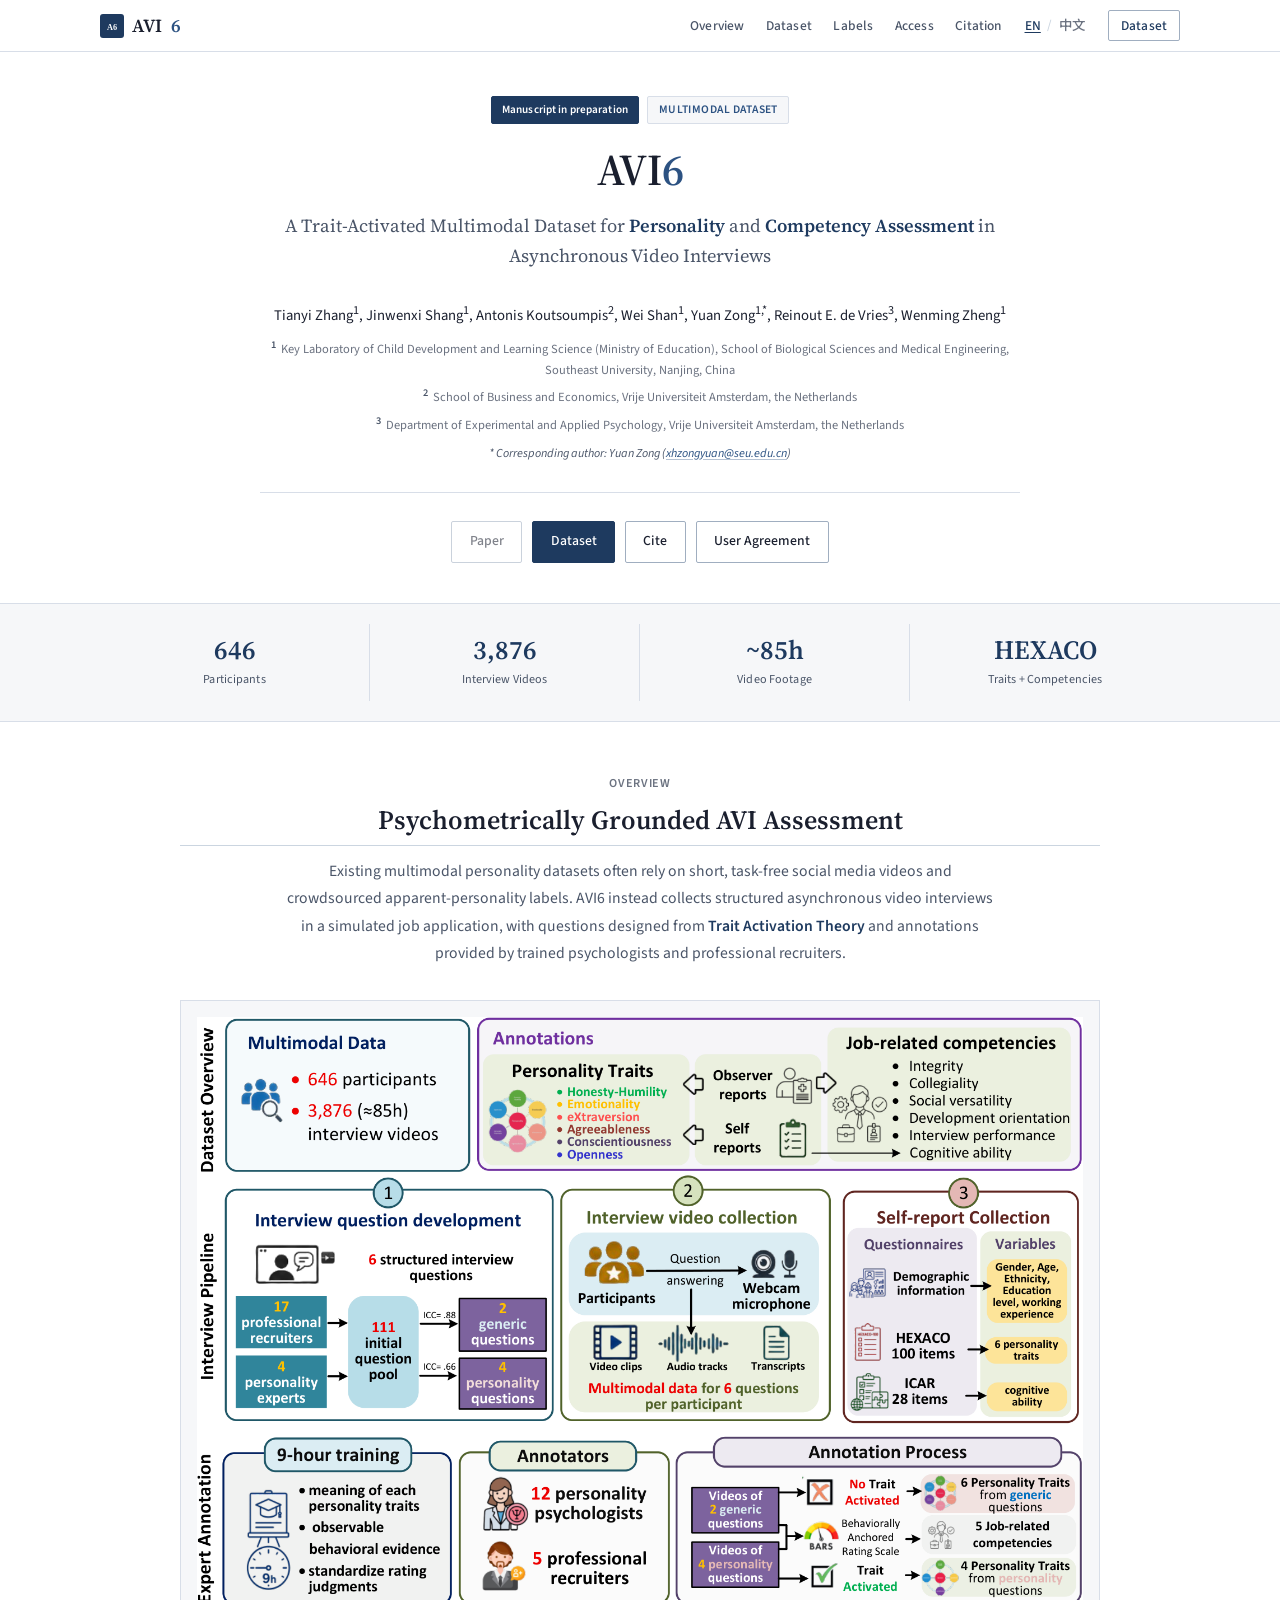
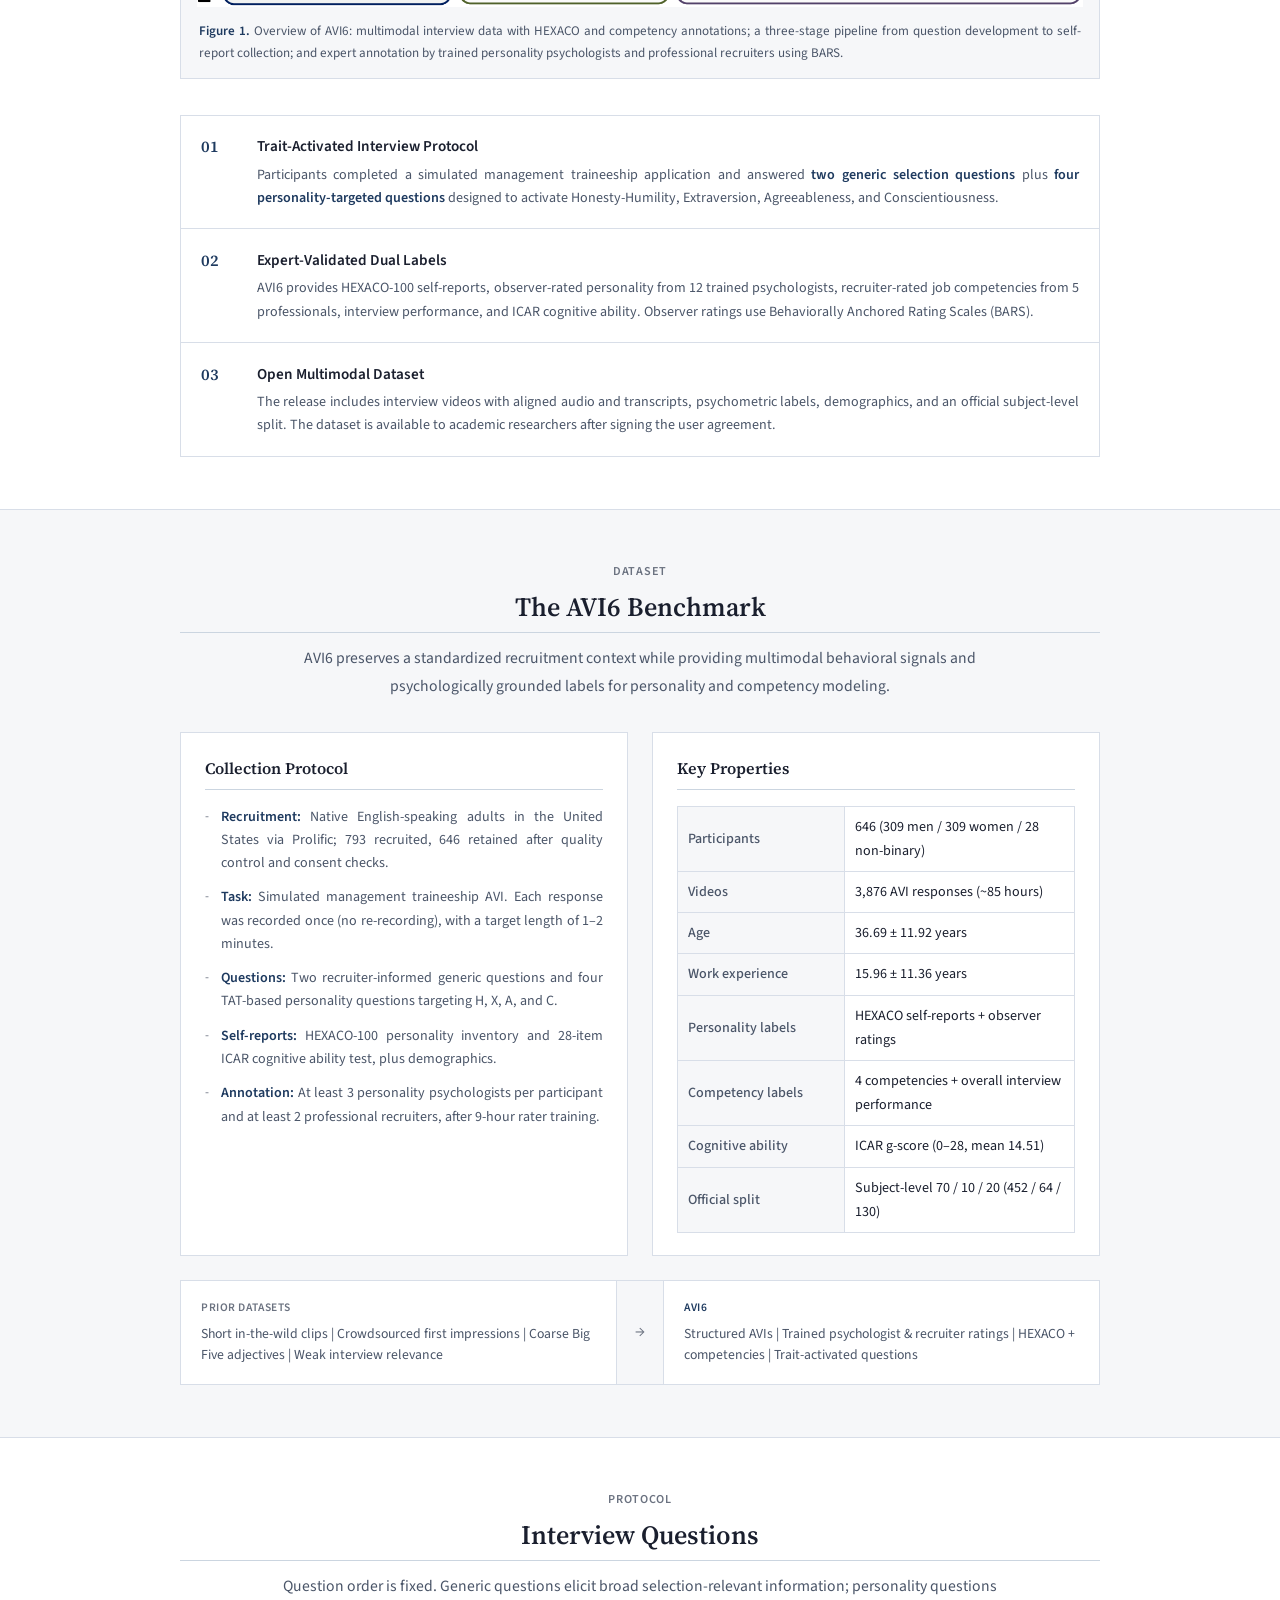
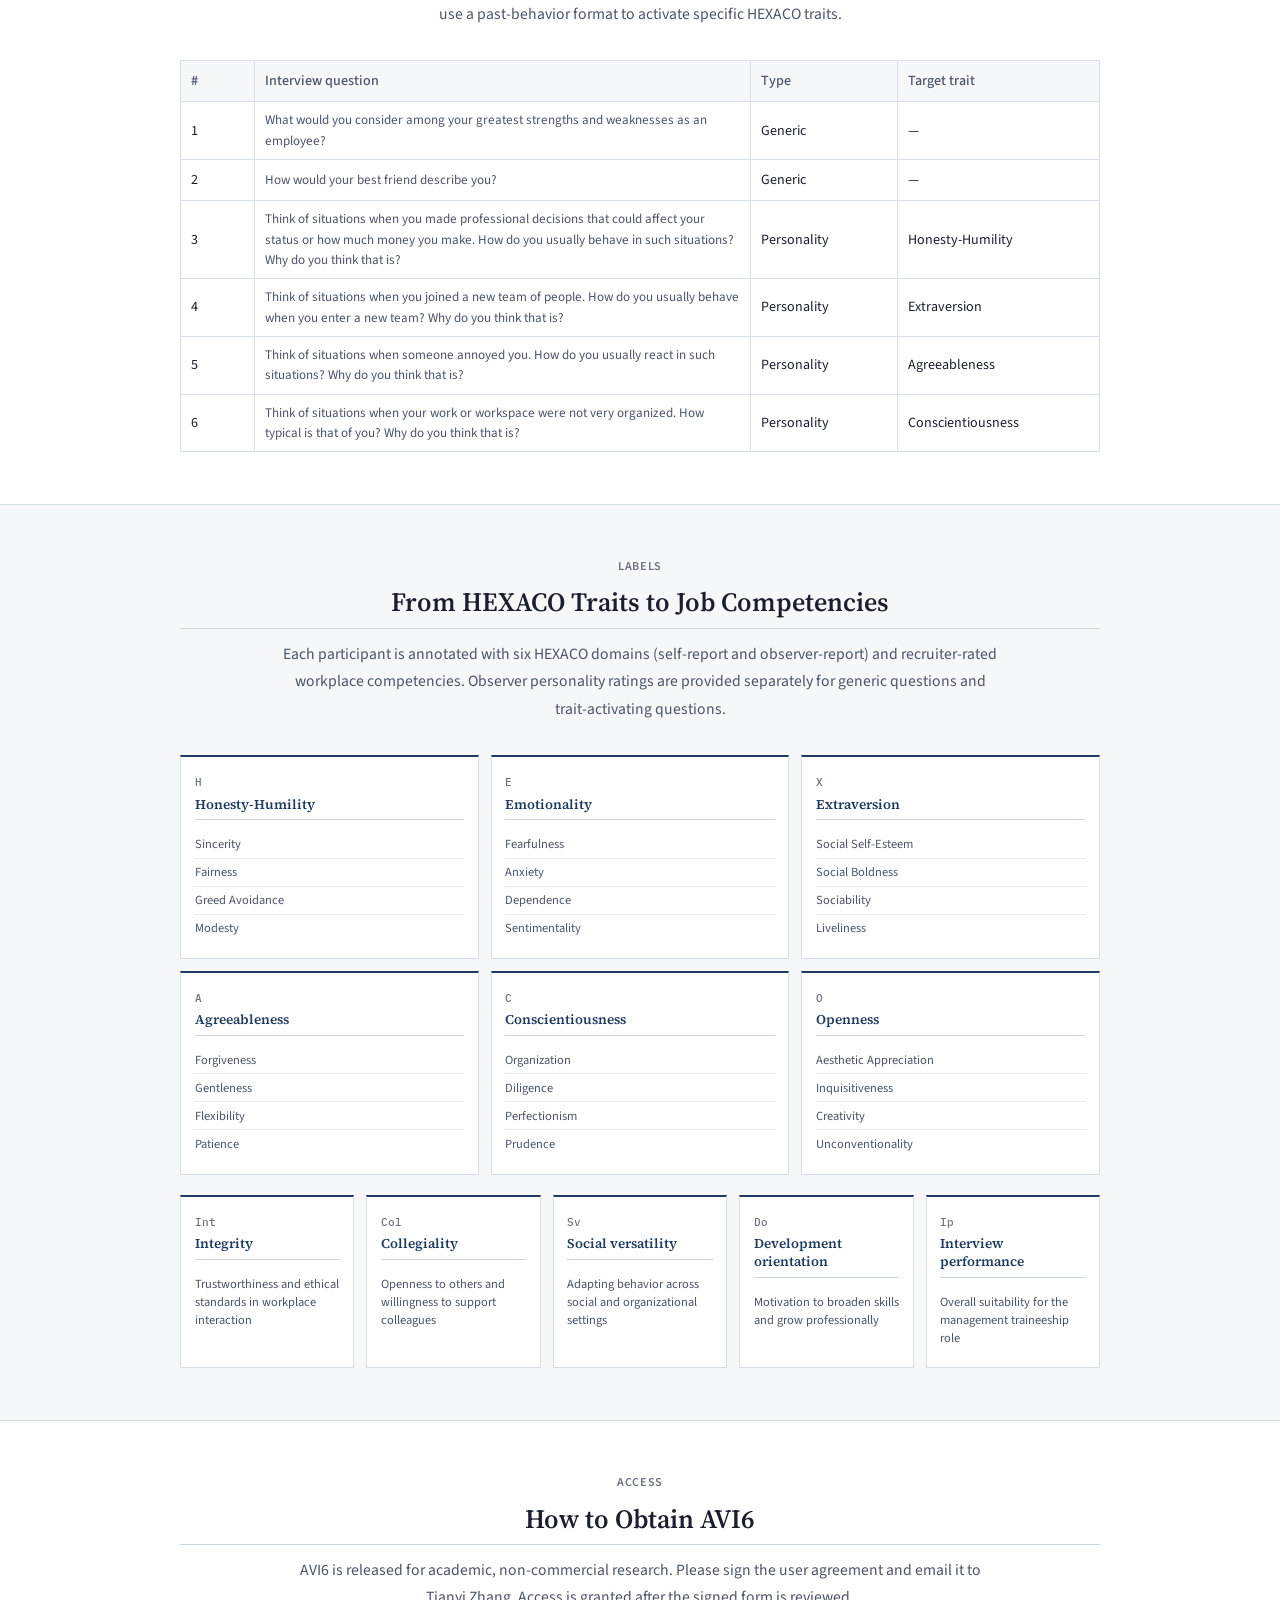
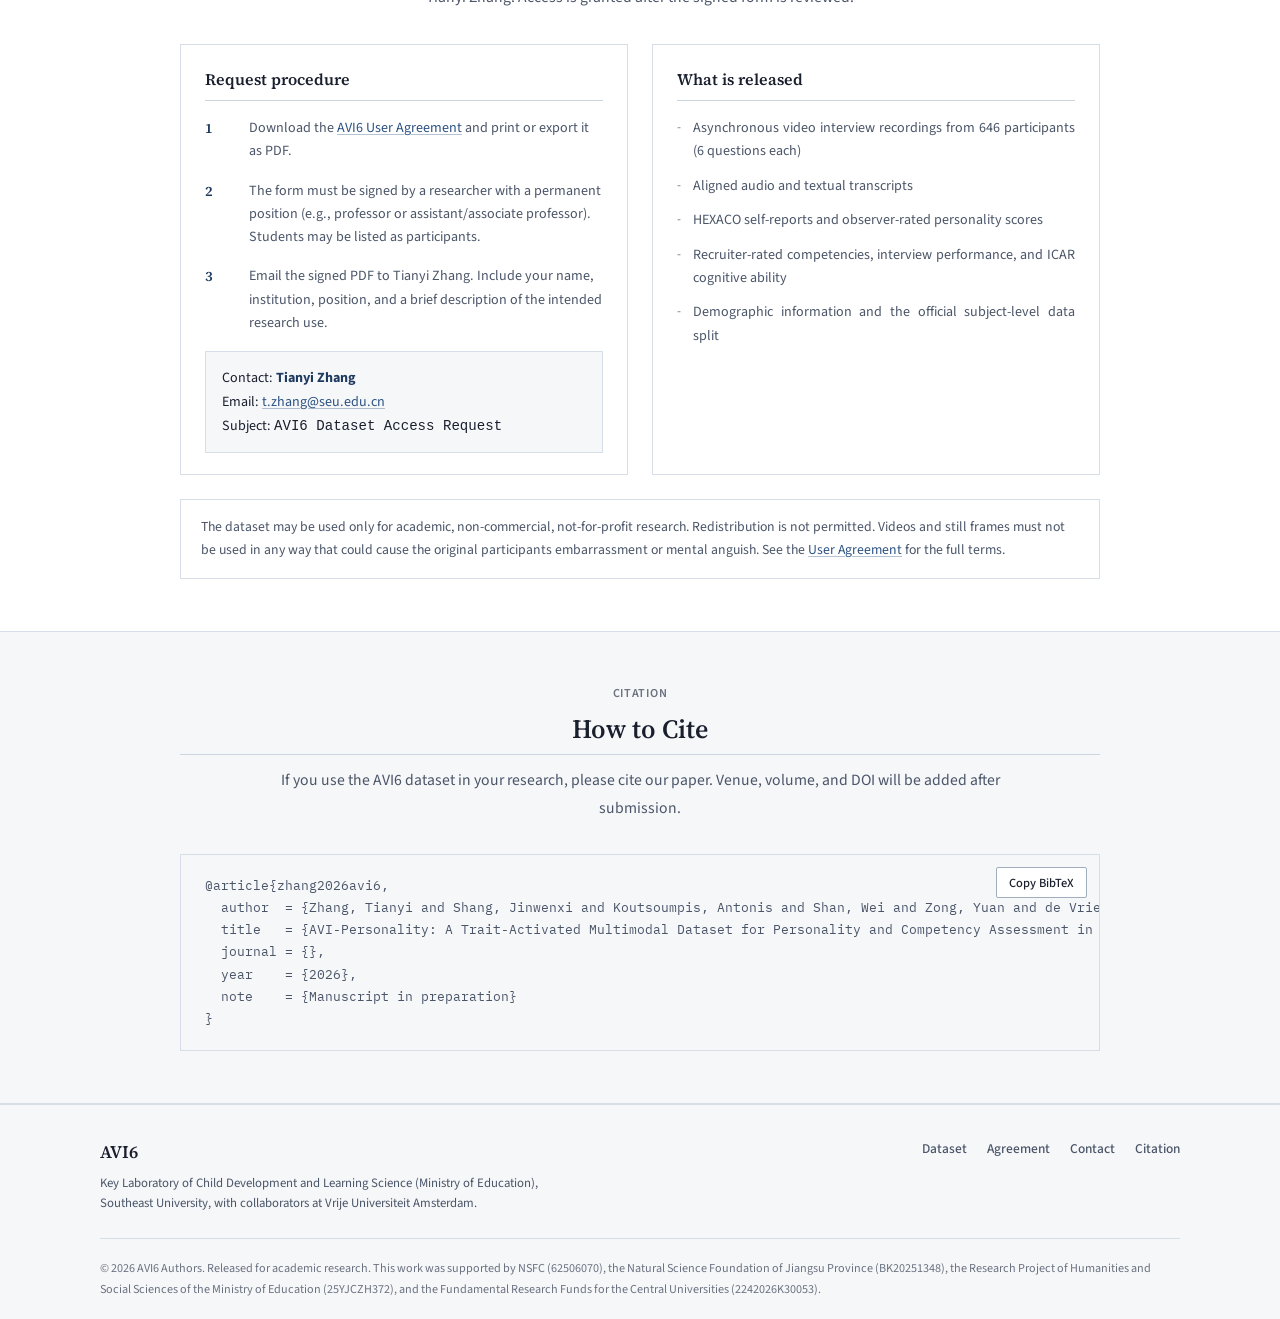
<file: index.html>
<!DOCTYPE html>
<html lang="en">
<head>
  <meta charset="UTF-8">
  <meta name="viewport" content="width=device-width, initial-scale=1.0">
  <title>AVI6 - Trait-Activated Multimodal Dataset for AVI Personality Assessment</title>
  <meta name="description" content="AVI6 is a trait-activated multimodal dataset for personality and job-related competency assessment from asynchronous video interviews, with 3,876 videos from 646 participants.">
  <link rel="icon" href="favicon.svg" type="image/svg+xml">
  <link rel="preconnect" href="https://fonts.googleapis.com">
  <link rel="preconnect" href="https://fonts.gstatic.com" crossorigin>
  <link href="https://fonts.googleapis.com/css2?family=IBM+Plex+Mono:wght@400;500&family=Noto+Sans+SC:wght@400;500;600&family=Noto+Serif+SC:wght@600&family=Source+Sans+3:wght@400;500;600&family=Source+Serif+4:ital,wght@0,400;0,600;1,400&display=swap" rel="stylesheet">
  <link rel="stylesheet" href="static/css/style.css">
</head>
<body>
  <nav class="nav" id="nav">
    <div class="nav-inner">
      <a class="nav-logo" href="index.html">
        <img class="nav-logo-icon" src="favicon.svg" alt="">
        AVI<span>6</span>
      </a>
      <button class="nav-toggle" id="nav-toggle" aria-expanded="false" aria-label="Open menu">
        <span></span><span></span><span></span>
      </button>
      <ul class="nav-links" id="nav-links">
        <li><a href="#overview">Overview</a></li>
        <li><a href="#dataset">Dataset</a></li>
        <li><a href="#labels">Labels</a></li>
        <li><a href="#access">Access</a></li>
        <li><a href="#citation">Citation</a></li>
        <li class="lang-switch">
          <a class="lang-active" href="index.html">EN</a>
          <span class="lang-divider">/</span>
          <a href="zh.html">中文</a>
        </li>
        <li><a class="nav-cta" href="#access">Dataset</a></li>
      </ul>
    </div>
  </nav>

  <header class="hero">
    <div class="container hero-content">
      <div class="hero-badges">
        <span class="badge badge-venue">Manuscript in preparation</span>
        <span class="badge badge-type">Multimodal Dataset</span>
      </div>
      <h1 class="hero-title">AVI<span>6</span></h1>
      <p class="hero-subtitle">
        A Trait-Activated Multimodal Dataset for
        <em>Personality</em> and <em>Competency Assessment</em>
        in Asynchronous Video Interviews
      </p>
      <div class="authors">
        <p class="author-list">
          <a href="https://tianyi-zhang-tz.github.io/Tianyi-Zhang-TZ/">Tianyi Zhang</a><sup>1</sup>,
          Jinwenxi Shang<sup>1</sup>,
          Antonis Koutsoumpis<sup>2</sup>,
          Wei Shan<sup>1</sup>,
          Yuan Zong<sup>1,*</sup>,
          Reinout E. de Vries<sup>3</sup>,
          Wenming Zheng<sup>1</sup>
        </p>
        <div class="affiliations">
          <p><sup>1</sup> Key Laboratory of Child Development and Learning Science (Ministry of Education), School of Biological Sciences and Medical Engineering, Southeast University, Nanjing, China</p>
          <p><sup>2</sup> School of Business and Economics, Vrije Universiteit Amsterdam, the Netherlands</p>
          <p><sup>3</sup> Department of Experimental and Applied Psychology, Vrije Universiteit Amsterdam, the Netherlands</p>
        </div>
        <p class="corresponding">* Corresponding author: Yuan Zong (<a href="mailto:xhzongyuan@seu.edu.cn">xhzongyuan@seu.edu.cn</a>)</p>
      </div>
      <div class="hero-actions">
        <a class="btn btn-ghost btn-disabled" aria-disabled="true" title="Paper link will be added after submission">Paper</a>
        <a class="btn btn-primary" href="#access">Dataset</a>
        <a class="btn btn-ghost" href="#citation">Cite</a>
        <a class="btn btn-ghost" href="user_agreement.html">User Agreement</a>
      </div>
    </div>
  </header>

  <section class="stats-bar">
    <div class="container-wide stats-grid">
      <div class="stat-card">
        <span class="stat-value">646</span>
        <span class="stat-label">Participants</span>
      </div>
      <div class="stat-card">
        <span class="stat-value">3,876</span>
        <span class="stat-label">Interview Videos</span>
      </div>
      <div class="stat-card">
        <span class="stat-value">~85h</span>
        <span class="stat-label">Video Footage</span>
      </div>
      <div class="stat-card">
        <span class="stat-value">HEXACO</span>
        <span class="stat-label">Traits + Competencies</span>
      </div>
    </div>
  </section>

  <section class="section" id="overview">
    <div class="container">
      <div class="section-header">
        <span class="section-tag">Overview</span>
        <h2>Psychometrically Grounded AVI Assessment</h2>
        <p class="section-lead">
          Existing multimodal personality datasets often rely on short, task-free social media videos and crowdsourced apparent-personality labels.
          AVI6 instead collects structured asynchronous video interviews in a simulated job application, with questions designed from
          <strong>Trait Activation Theory</strong> and annotations provided by trained psychologists and professional recruiters.
        </p>
      </div>

      <figure class="teaser-figure">
        <img src="static/images/overview.png" alt="Overview of the AVI6 dataset: multimodal data, interview pipeline, and expert annotation.">
        <figcaption>
          <strong>Figure 1.</strong> Overview of AVI6: multimodal interview data with HEXACO and competency annotations;
          a three-stage pipeline from question development to self-report collection;
          and expert annotation by trained personality psychologists and professional recruiters using BARS.
        </figcaption>
      </figure>

      <div class="highlights">
        <article class="highlight-card">
          <span class="highlight-icon">01</span>
          <h3>Trait-Activated Interview Protocol</h3>
          <p>
            Participants completed a simulated management traineeship application and answered
            <span class="key-term">two generic selection questions</span> plus
            <span class="key-term">four personality-targeted questions</span>
            designed to activate Honesty-Humility, Extraversion, Agreeableness, and Conscientiousness.
          </p>
        </article>
        <article class="highlight-card">
          <span class="highlight-icon">02</span>
          <h3>Expert-Validated Dual Labels</h3>
          <p>
            AVI6 provides HEXACO-100 self-reports, observer-rated personality from 12 trained psychologists,
            recruiter-rated job competencies from 5 professionals, interview performance, and ICAR cognitive ability.
            Observer ratings use Behaviorally Anchored Rating Scales (BARS).
          </p>
        </article>
        <article class="highlight-card">
          <span class="highlight-icon">03</span>
          <h3>Open Multimodal Dataset</h3>
          <p>
            The release includes interview videos with aligned audio and transcripts, psychometric labels, demographics,
            and an official subject-level split. The dataset is available to academic researchers after signing the user agreement.
          </p>
        </article>
      </div>
    </div>
  </section>

  <section class="section section-alt" id="dataset">
    <div class="container">
      <div class="section-header">
        <span class="section-tag">Dataset</span>
        <h2>The AVI6 Benchmark</h2>
        <p class="section-lead">
          AVI6 preserves a standardized recruitment context while providing multimodal behavioral signals
          and psychologically grounded labels for personality and competency modeling.
        </p>
      </div>

      <div class="dataset-layout">
        <div class="dataset-top">
          <div class="dataset-info">
            <h3>Collection Protocol</h3>
            <ul class="feature-list">
              <li><strong>Recruitment:</strong> Native English-speaking adults in the United States via Prolific; 793 recruited, 646 retained after quality control and consent checks.</li>
              <li><strong>Task:</strong> Simulated management traineeship AVI. Each response was recorded once (no re-recording), with a target length of 1–2 minutes.</li>
              <li><strong>Questions:</strong> Two recruiter-informed generic questions and four TAT-based personality questions targeting H, X, A, and C.</li>
              <li><strong>Self-reports:</strong> HEXACO-100 personality inventory and 28-item ICAR cognitive ability test, plus demographics.</li>
              <li><strong>Annotation:</strong> At least 3 personality psychologists per participant and at least 2 professional recruiters, after 9-hour rater training.</li>
            </ul>
          </div>
          <div class="dataset-specs">
            <h3>Key Properties</h3>
            <table class="spec-table">
              <tbody>
                <tr><th>Participants</th><td>646 (309 men / 309 women / 28 non-binary)</td></tr>
                <tr><th>Videos</th><td>3,876 AVI responses (~85 hours)</td></tr>
                <tr><th>Age</th><td>36.69 ± 11.92 years</td></tr>
                <tr><th>Work experience</th><td>15.96 ± 11.36 years</td></tr>
                <tr><th>Personality labels</th><td>HEXACO self-reports + observer ratings</td></tr>
                <tr><th>Competency labels</th><td>4 competencies + overall interview performance</td></tr>
                <tr><th>Cognitive ability</th><td>ICAR g-score (0–28, mean 14.51)</td></tr>
                <tr><th>Official split</th><td>Subject-level 70 / 10 / 20 (452 / 64 / 130)</td></tr>
              </tbody>
            </table>
          </div>
        </div>

        <div class="comparison-banner">
          <div class="comparison-item comparison-old">
            <span class="comparison-label">Prior datasets</span>
            <p>Short in-the-wild clips | Crowdsourced first impressions | Coarse Big Five adjectives | Weak interview relevance</p>
          </div>
          <div class="comparison-arrow" aria-hidden="true">→</div>
          <div class="comparison-item comparison-new">
            <span class="comparison-label">AVI6</span>
            <p>Structured AVIs | Trained psychologist &amp; recruiter ratings | HEXACO + competencies | Trait-activated questions</p>
          </div>
        </div>
      </div>
    </div>
  </section>

  <section class="section" id="questions">
    <div class="container">
      <div class="section-header">
        <span class="section-tag">Protocol</span>
        <h2>Interview Questions</h2>
        <p class="section-lead">
          Question order is fixed. Generic questions elicit broad selection-relevant information;
          personality questions use a past-behavior format to activate specific HEXACO traits.
        </p>
      </div>
      <table class="questions-table">
        <thead>
          <tr>
            <th style="width: 8%">#</th>
            <th>Interview question</th>
            <th style="width: 16%">Type</th>
            <th style="width: 22%">Target trait</th>
          </tr>
        </thead>
        <tbody>
          <tr>
            <td>1</td>
            <td class="q-text">What would you consider among your greatest strengths and weaknesses as an employee?</td>
            <td>Generic</td>
            <td>—</td>
          </tr>
          <tr>
            <td>2</td>
            <td class="q-text">How would your best friend describe you?</td>
            <td>Generic</td>
            <td>—</td>
          </tr>
          <tr>
            <td>3</td>
            <td class="q-text">Think of situations when you made professional decisions that could affect your status or how much money you make. How do you usually behave in such situations? Why do you think that is?</td>
            <td>Personality</td>
            <td>Honesty-Humility</td>
          </tr>
          <tr>
            <td>4</td>
            <td class="q-text">Think of situations when you joined a new team of people. How do you usually behave when you enter a new team? Why do you think that is?</td>
            <td>Personality</td>
            <td>Extraversion</td>
          </tr>
          <tr>
            <td>5</td>
            <td class="q-text">Think of situations when someone annoyed you. How do you usually react in such situations? Why do you think that is?</td>
            <td>Personality</td>
            <td>Agreeableness</td>
          </tr>
          <tr>
            <td>6</td>
            <td class="q-text">Think of situations when your work or workspace were not very organized. How typical is that of you? Why do you think that is?</td>
            <td>Personality</td>
            <td>Conscientiousness</td>
          </tr>
        </tbody>
      </table>
    </div>
  </section>

  <section class="section section-alt" id="labels">
    <div class="container">
      <div class="section-header">
        <span class="section-tag">Labels</span>
        <h2>From HEXACO Traits to Job Competencies</h2>
        <p class="section-lead">
          Each participant is annotated with six HEXACO domains (self-report and observer-report)
          and recruiter-rated workplace competencies. Observer personality ratings are provided separately
          for generic questions and trait-activating questions.
        </p>
      </div>

      <div class="traits-grid" style="margin-bottom: 1.25rem;">
        <article class="trait-domain">
          <span class="trait-code">H</span>
          <h3>Honesty-Humility</h3>
          <ul>
            <li>Sincerity</li>
            <li>Fairness</li>
            <li>Greed Avoidance</li>
            <li>Modesty</li>
          </ul>
        </article>
        <article class="trait-domain">
          <span class="trait-code">E</span>
          <h3>Emotionality</h3>
          <ul>
            <li>Fearfulness</li>
            <li>Anxiety</li>
            <li>Dependence</li>
            <li>Sentimentality</li>
          </ul>
        </article>
        <article class="trait-domain">
          <span class="trait-code">X</span>
          <h3>Extraversion</h3>
          <ul>
            <li>Social Self-Esteem</li>
            <li>Social Boldness</li>
            <li>Sociability</li>
            <li>Liveliness</li>
          </ul>
        </article>
        <article class="trait-domain">
          <span class="trait-code">A</span>
          <h3>Agreeableness</h3>
          <ul>
            <li>Forgiveness</li>
            <li>Gentleness</li>
            <li>Flexibility</li>
            <li>Patience</li>
          </ul>
        </article>
        <article class="trait-domain">
          <span class="trait-code">C</span>
          <h3>Conscientiousness</h3>
          <ul>
            <li>Organization</li>
            <li>Diligence</li>
            <li>Perfectionism</li>
            <li>Prudence</li>
          </ul>
        </article>
        <article class="trait-domain">
          <span class="trait-code">O</span>
          <h3>Openness</h3>
          <ul>
            <li>Aesthetic Appreciation</li>
            <li>Inquisitiveness</li>
            <li>Creativity</li>
            <li>Unconventionality</li>
          </ul>
        </article>
      </div>

      <div class="traits-grid traits-grid-5">
        <article class="trait-domain">
          <span class="trait-code">Int</span>
          <h3>Integrity</h3>
          <ul>
            <li>Trustworthiness and ethical standards in workplace interaction</li>
          </ul>
        </article>
        <article class="trait-domain">
          <span class="trait-code">Col</span>
          <h3>Collegiality</h3>
          <ul>
            <li>Openness to others and willingness to support colleagues</li>
          </ul>
        </article>
        <article class="trait-domain">
          <span class="trait-code">Sv</span>
          <h3>Social versatility</h3>
          <ul>
            <li>Adapting behavior across social and organizational settings</li>
          </ul>
        </article>
        <article class="trait-domain">
          <span class="trait-code">Do</span>
          <h3>Development orientation</h3>
          <ul>
            <li>Motivation to broaden skills and grow professionally</li>
          </ul>
        </article>
        <article class="trait-domain">
          <span class="trait-code">Ip</span>
          <h3>Interview performance</h3>
          <ul>
            <li>Overall suitability for the management traineeship role</li>
          </ul>
        </article>
      </div>
    </div>
  </section>

  <section class="section" id="access">
    <div class="container">
      <div class="section-header">
        <span class="section-tag">Access</span>
        <h2>How to Obtain AVI6</h2>
        <p class="section-lead">
          AVI6 is released for academic, non-commercial research. Please sign the user agreement and email it to Tianyi Zhang.
          Access is granted after the signed form is reviewed.
        </p>
      </div>

      <div class="access-grid">
        <div class="access-card">
          <h3>Request procedure</h3>
          <ol class="access-steps">
            <li><span class="step-num">1</span><span>Download the <a href="user_agreement.html">AVI6 User Agreement</a> and print or export it as PDF.</span></li>
            <li><span class="step-num">2</span><span>The form must be signed by a researcher with a permanent position (e.g., professor or assistant/associate professor). Students may be listed as participants.</span></li>
            <li><span class="step-num">3</span><span>Email the signed PDF to Tianyi Zhang. Include your name, institution, position, and a brief description of the intended research use.</span></li>
          </ol>
          <p class="mail-box">
            Contact: <strong>Tianyi Zhang</strong><br>
            Email: <a href="mailto:t.zhang@seu.edu.cn?subject=AVI6%20Dataset%20Access%20Request">t.zhang@seu.edu.cn</a><br>
            Subject: <code>AVI6 Dataset Access Request</code>
          </p>
        </div>
        <div class="access-card">
          <h3>What is released</h3>
          <ul class="feature-list">
            <li>Asynchronous video interview recordings from 646 participants (6 questions each)</li>
            <li>Aligned audio and textual transcripts</li>
            <li>HEXACO self-reports and observer-rated personality scores</li>
            <li>Recruiter-rated competencies, interview performance, and ICAR cognitive ability</li>
            <li>Demographic information and the official subject-level data split</li>
          </ul>
        </div>
      </div>

      <p class="notice">
        The dataset may be used only for academic, non-commercial, not-for-profit research.
        Redistribution is not permitted. Videos and still frames must not be used in any way that could cause
        the original participants embarrassment or mental anguish. See the
        <a href="user_agreement.html">User Agreement</a> for the full terms.
      </p>
    </div>
  </section>

  <section class="section section-alt" id="citation">
    <div class="container">
      <div class="section-header">
        <span class="section-tag">Citation</span>
        <h2>How to Cite</h2>
        <p class="section-lead">
          If you use the AVI6 dataset in your research, please cite our paper.
          Venue, volume, and DOI will be added after submission.
        </p>
      </div>
      <div class="citation-box">
        <button class="btn btn-copy" id="copy-btn" type="button">
          <span class="copy-text">Copy BibTeX</span>
          <span class="copy-done" hidden>Copied!</span>
        </button>
        <pre class="bibtex" id="bibtex"><code>@article{zhang2026avi6,
  author  = {Zhang, Tianyi and Shang, Jinwenxi and Koutsoumpis, Antonis and Shan, Wei and Zong, Yuan and de Vries, Reinout E. and Zheng, Wenming},
  title   = {AVI-Personality: A Trait-Activated Multimodal Dataset for Personality and Competency Assessment in Asynchronous Video Interviews},
  journal = {},
  year    = {2026},
  note    = {Manuscript in preparation}
}</code></pre>
      </div>
    </div>
  </section>

  <footer class="footer">
    <div class="container-wide footer-inner">
      <div class="footer-brand">
        <span class="footer-logo">AVI6</span>
        <p>Key Laboratory of Child Development and Learning Science (Ministry of Education), Southeast University, with collaborators at Vrije Universiteit Amsterdam.</p>
      </div>
      <div class="footer-links">
        <a href="#access">Dataset</a>
        <a href="user_agreement.html">Agreement</a>
        <a href="mailto:t.zhang@seu.edu.cn">Contact</a>
        <a href="#citation">Citation</a>
      </div>
      <p class="footer-copy">
        © 2026 AVI6 Authors. Released for academic research.
        This work was supported by NSFC (62506070), the Natural Science Foundation of Jiangsu Province (BK20251348),
        the Research Project of Humanities and Social Sciences of the Ministry of Education (25YJCZH372),
        and the Fundamental Research Funds for the Central Universities (2242026K30053).
      </p>
    </div>
  </footer>

  <script src="static/js/main.js"></script>
</body>
</html>
</file>
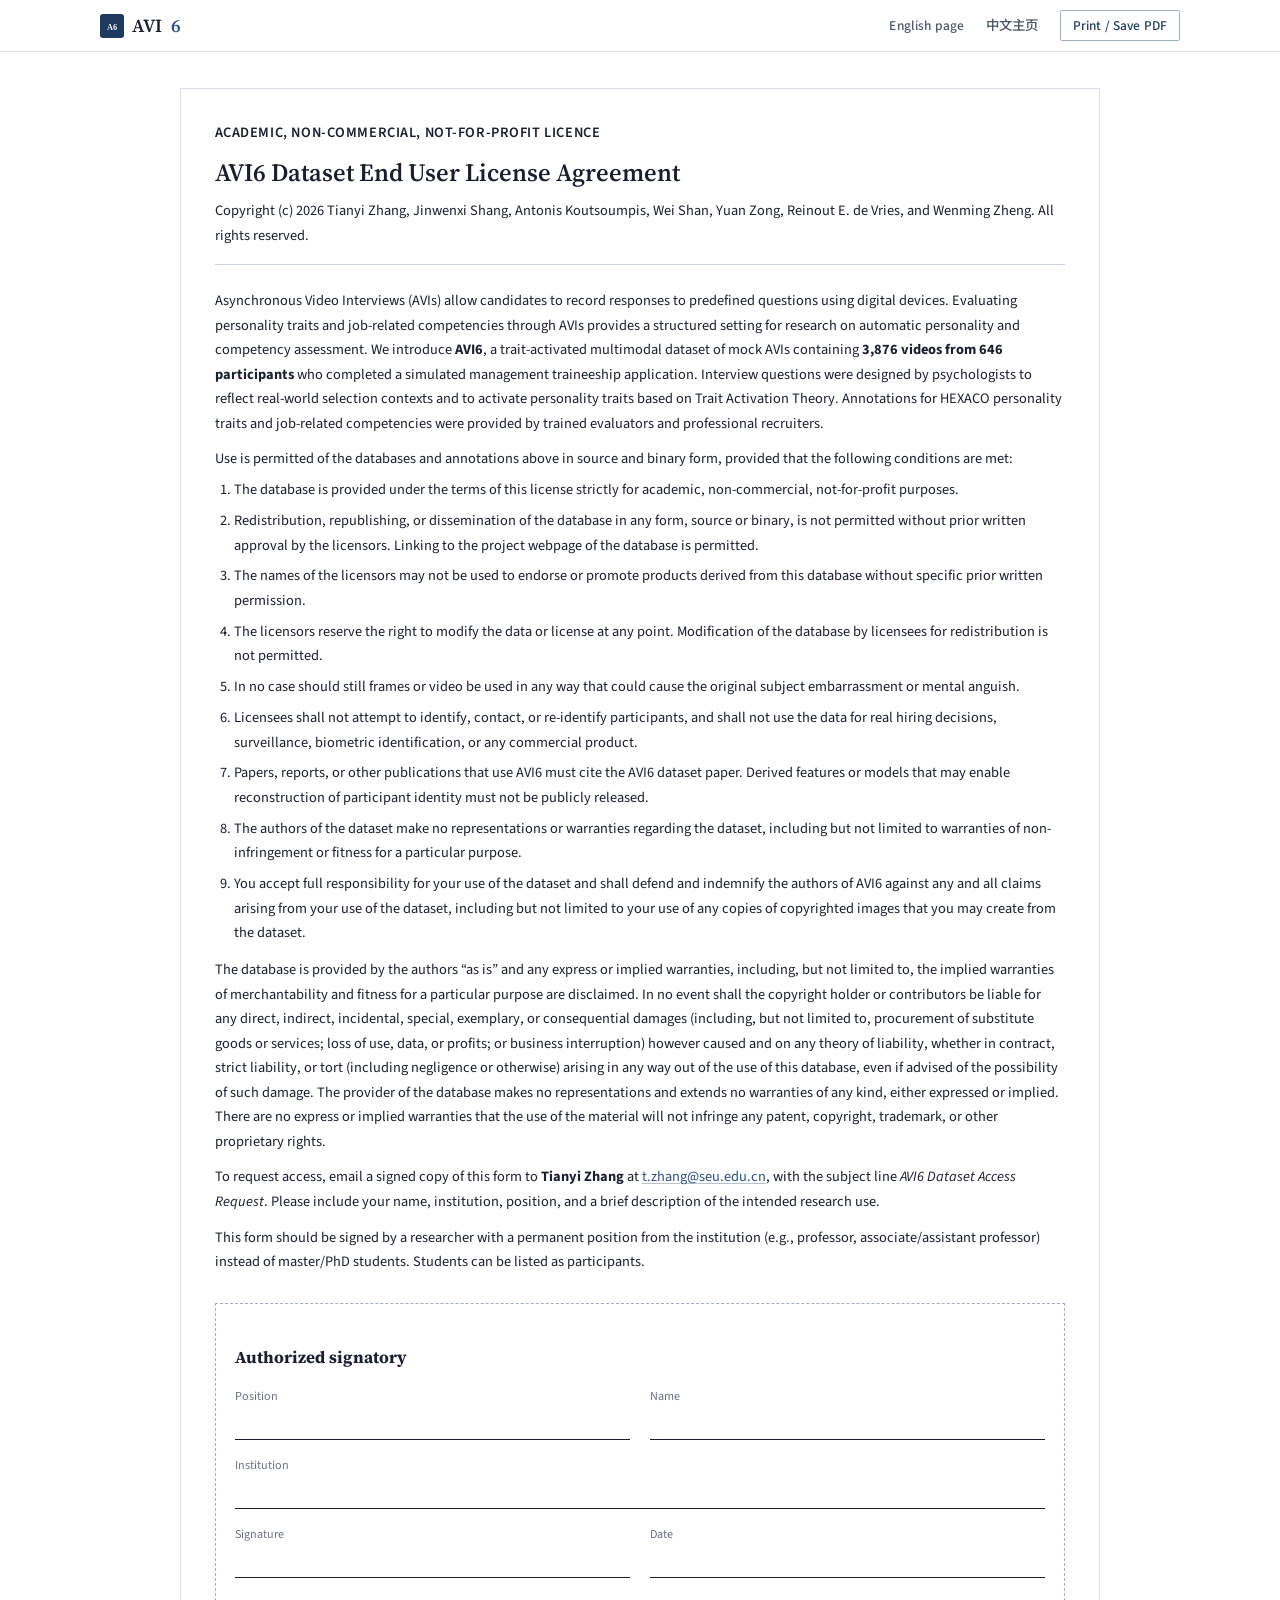
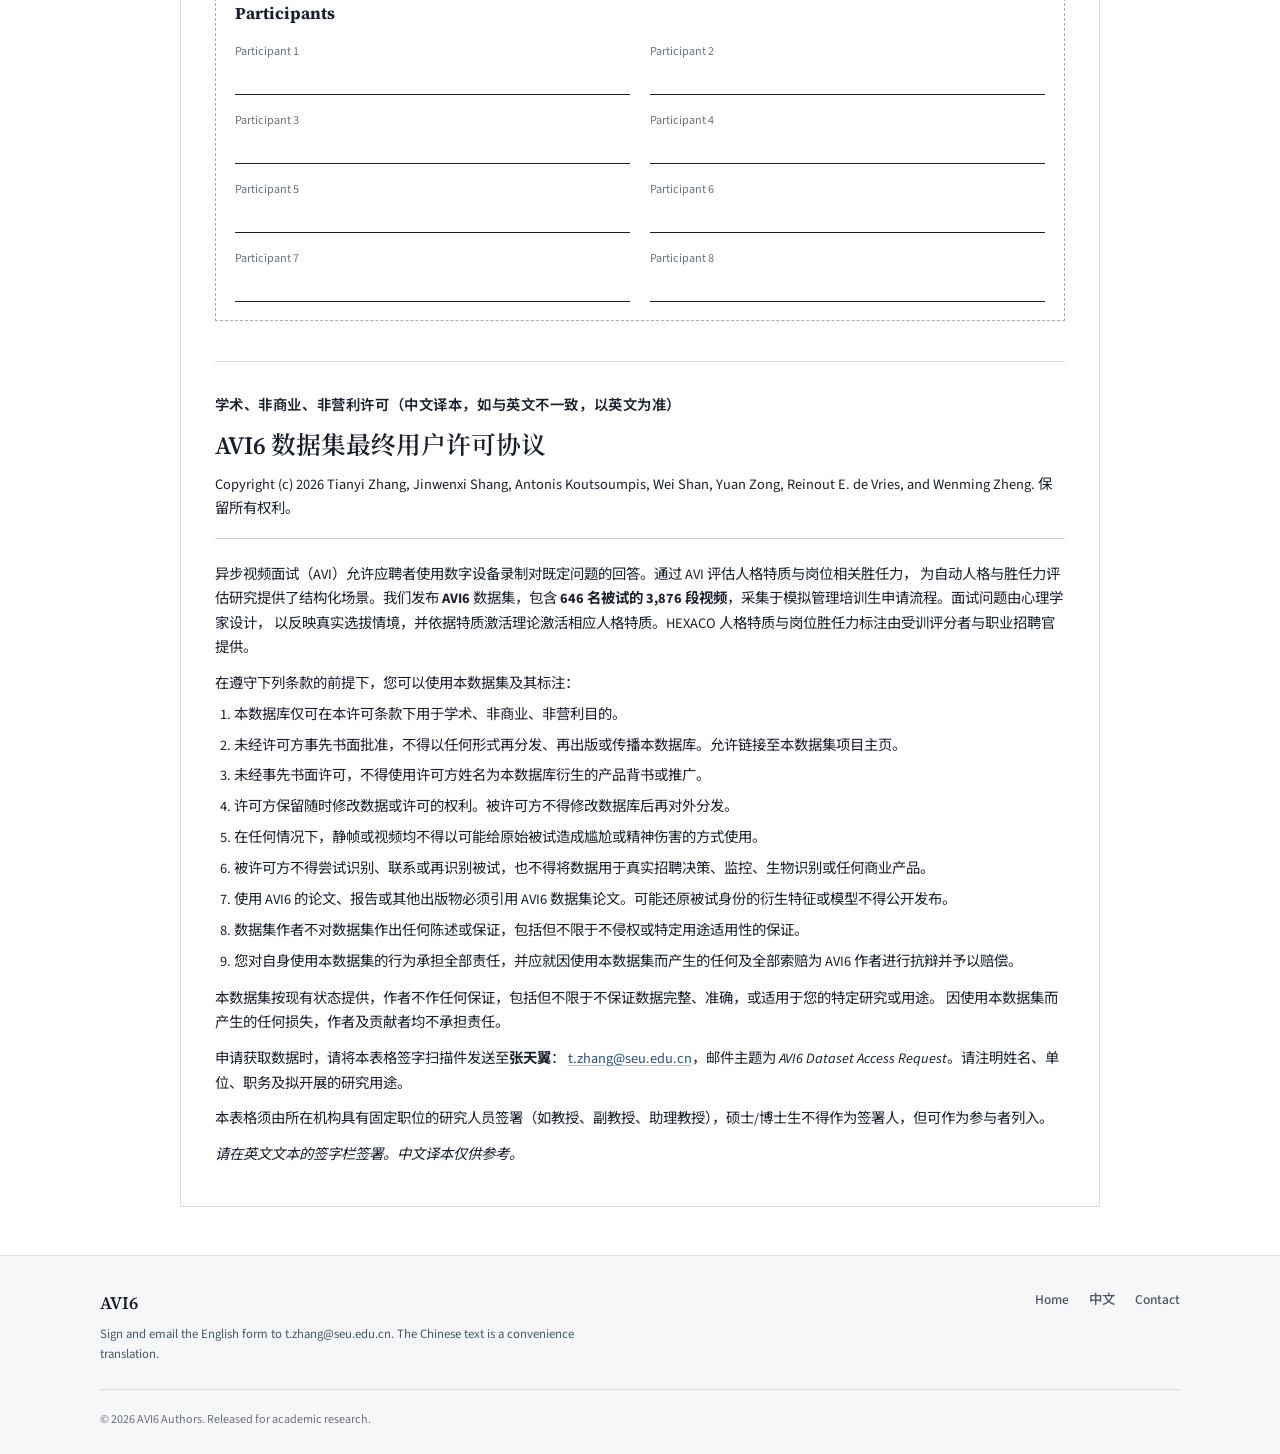
<file: user_agreement.html>
<!DOCTYPE html>
<html lang="en">
<head>
  <meta charset="UTF-8">
  <meta name="viewport" content="width=device-width, initial-scale=1.0">
  <title>AVI6 User Agreement</title>
  <link rel="icon" href="favicon.svg" type="image/svg+xml">
  <link rel="preconnect" href="https://fonts.googleapis.com">
  <link rel="preconnect" href="https://fonts.gstatic.com" crossorigin>
  <link href="https://fonts.googleapis.com/css2?family=Noto+Sans+SC:wght@400;500;600&family=Noto+Serif+SC:wght@600&family=Source+Sans+3:wght@400;500;600&family=Source+Serif+4:wght@400;600&display=swap" rel="stylesheet">
  <link rel="stylesheet" href="static/css/style.css">
</head>
<body>
  <nav class="nav no-print" id="nav">
    <div class="nav-inner">
      <a class="nav-logo" href="index.html">
        <img class="nav-logo-icon" src="favicon.svg" alt="">
        AVI<span>6</span>
      </a>
      <ul class="nav-links" id="nav-links">
        <li><a href="index.html">English page</a></li>
        <li><a href="zh.html">中文主页</a></li>
        <li><a class="nav-cta" href="#" onclick="window.print(); return false;">Print / Save PDF</a></li>
      </ul>
    </div>
  </nav>

  <main class="agreement-page">
    <div class="container agreement-doc">
      <section class="lang-panel" lang="en">
        <p class="agreement-kicker">Academic, non-commercial, not-for-profit licence</p>
        <h1>AVI6 Dataset End User License Agreement</h1>
        <p class="agreement-meta">
          Copyright (c) 2026 Tianyi Zhang, Jinwenxi Shang, Antonis Koutsoumpis, Wei Shan, Yuan Zong, Reinout E. de Vries, and Wenming Zheng.
          All rights reserved.
        </p>

        <p>
          Asynchronous Video Interviews (AVIs) allow candidates to record responses to predefined questions using digital devices.
          Evaluating personality traits and job-related competencies through AVIs provides a structured setting for research on
          automatic personality and competency assessment. We introduce <strong>AVI6</strong>, a trait-activated multimodal dataset
          of mock AVIs containing <strong>3,876 videos from 646 participants</strong> who completed a simulated management traineeship application.
          Interview questions were designed by psychologists to reflect real-world selection contexts and to activate personality traits
          based on Trait Activation Theory. Annotations for HEXACO personality traits and job-related competencies were provided by
          trained evaluators and professional recruiters.
        </p>
        <p>
          Use is permitted of the databases and annotations above in source and binary form, provided that the following conditions are met:
        </p>
        <ol>
          <li>The database is provided under the terms of this license strictly for academic, non-commercial, not-for-profit purposes.</li>
          <li>
            Redistribution, republishing, or dissemination of the database in any form, source or binary, is not permitted without prior written approval by the licensors.
            Linking to the project webpage of the database is permitted.
          </li>
          <li>The names of the licensors may not be used to endorse or promote products derived from this database without specific prior written permission.</li>
          <li>The licensors reserve the right to modify the data or license at any point. Modification of the database by licensees for redistribution is not permitted.</li>
          <li>In no case should still frames or video be used in any way that could cause the original subject embarrassment or mental anguish.</li>
          <li>
            Licensees shall not attempt to identify, contact, or re-identify participants, and shall not use the data for real hiring decisions,
            surveillance, biometric identification, or any commercial product.
          </li>
          <li>
            Papers, reports, or other publications that use AVI6 must cite the AVI6 dataset paper.
            Derived features or models that may enable reconstruction of participant identity must not be publicly released.
          </li>
          <li>
            The authors of the dataset make no representations or warranties regarding the dataset, including but not limited to warranties of
            non-infringement or fitness for a particular purpose.
          </li>
          <li>
            You accept full responsibility for your use of the dataset and shall defend and indemnify the authors of AVI6 against any and all claims
            arising from your use of the dataset, including but not limited to your use of any copies of copyrighted images that you may create from the dataset.
          </li>
        </ol>
        <p>
          The database is provided by the authors “as is” and any express or implied warranties, including, but not limited to, the implied warranties
          of merchantability and fitness for a particular purpose are disclaimed. In no event shall the copyright holder or contributors be liable for
          any direct, indirect, incidental, special, exemplary, or consequential damages (including, but not limited to, procurement of substitute goods
          or services; loss of use, data, or profits; or business interruption) however caused and on any theory of liability, whether in contract,
          strict liability, or tort (including negligence or otherwise) arising in any way out of the use of this database, even if advised of the
          possibility of such damage. The provider of the database makes no representations and extends no warranties of any kind, either expressed or implied.
          There are no express or implied warranties that the use of the material will not infringe any patent, copyright, trademark, or other proprietary rights.
        </p>
        <p>
          To request access, email a signed copy of this form to <strong>Tianyi Zhang</strong> at
          <a href="mailto:t.zhang@seu.edu.cn">t.zhang@seu.edu.cn</a>, with the subject line
          <em>AVI6 Dataset Access Request</em>. Please include your name, institution, position, and a brief description of the intended research use.
        </p>
        <p>
          This form should be signed by a researcher with a permanent position from the institution (e.g., professor, associate/assistant professor)
          instead of master/PhD students. Students can be listed as participants.
        </p>

        <div class="sign-block">
          <h2>Authorized signatory</h2>
          <div class="sign-grid">
            <div class="sign-field"><span>Position</span><div class="sign-line"></div></div>
            <div class="sign-field"><span>Name</span><div class="sign-line"></div></div>
            <div class="sign-field wide"><span>Institution</span><div class="sign-line"></div></div>
            <div class="sign-field"><span>Signature</span><div class="sign-line"></div></div>
            <div class="sign-field"><span>Date</span><div class="sign-line"></div></div>
          </div>
          <h2>Participants</h2>
          <div class="sign-grid">
            <div class="sign-field"><span>Participant 1</span><div class="sign-line"></div></div>
            <div class="sign-field"><span>Participant 2</span><div class="sign-line"></div></div>
            <div class="sign-field"><span>Participant 3</span><div class="sign-line"></div></div>
            <div class="sign-field"><span>Participant 4</span><div class="sign-line"></div></div>
            <div class="sign-field"><span>Participant 5</span><div class="sign-line"></div></div>
            <div class="sign-field"><span>Participant 6</span><div class="sign-line"></div></div>
            <div class="sign-field"><span>Participant 7</span><div class="sign-line"></div></div>
            <div class="sign-field"><span>Participant 8</span><div class="sign-line"></div></div>
          </div>
        </div>
      </section>

      <section class="lang-panel" lang="zh-CN">
        <p class="agreement-kicker">学术、非商业、非营利许可（中文译本，如与英文不一致，以英文为准）</p>
        <h1>AVI6 数据集最终用户许可协议</h1>
        <p class="agreement-meta">
          Copyright (c) 2026 Tianyi Zhang, Jinwenxi Shang, Antonis Koutsoumpis, Wei Shan, Yuan Zong, Reinout E. de Vries, and Wenming Zheng.
          保留所有权利。
        </p>
        <p>
          异步视频面试（AVI）允许应聘者使用数字设备录制对既定问题的回答。通过 AVI 评估人格特质与岗位相关胜任力，
          为自动人格与胜任力评估研究提供了结构化场景。我们发布 <strong>AVI6</strong> 数据集，包含
          <strong>646 名被试的 3,876 段视频</strong>，采集于模拟管理培训生申请流程。面试问题由心理学家设计，
          以反映真实选拔情境，并依据特质激活理论激活相应人格特质。HEXACO 人格特质与岗位胜任力标注由受训评分者与职业招聘官提供。
        </p>
        <p>在遵守下列条款的前提下，您可以使用本数据集及其标注：</p>
        <ol>
          <li>本数据库仅可在本许可条款下用于学术、非商业、非营利目的。</li>
          <li>未经许可方事先书面批准，不得以任何形式再分发、再出版或传播本数据库。允许链接至本数据集项目主页。</li>
          <li>未经事先书面许可，不得使用许可方姓名为本数据库衍生的产品背书或推广。</li>
          <li>许可方保留随时修改数据或许可的权利。被许可方不得修改数据库后再对外分发。</li>
          <li>在任何情况下，静帧或视频均不得以可能给原始被试造成尴尬或精神伤害的方式使用。</li>
          <li>被许可方不得尝试识别、联系或再识别被试，也不得将数据用于真实招聘决策、监控、生物识别或任何商业产品。</li>
          <li>使用 AVI6 的论文、报告或其他出版物必须引用 AVI6 数据集论文。可能还原被试身份的衍生特征或模型不得公开发布。</li>
          <li>数据集作者不对数据集作出任何陈述或保证，包括但不限于不侵权或特定用途适用性的保证。</li>
          <li>您对自身使用本数据集的行为承担全部责任，并应就因使用本数据集而产生的任何及全部索赔为 AVI6 作者进行抗辩并予以赔偿。</li>
        </ol>
        <p>
          本数据集按现有状态提供，作者不作任何保证，包括但不限于不保证数据完整、准确，或适用于您的特定研究或用途。
          因使用本数据集而产生的任何损失，作者及贡献者均不承担责任。
        </p>
        <p>
          申请获取数据时，请将本表格签字扫描件发送至<strong>张天翼</strong>：
          <a href="mailto:t.zhang@seu.edu.cn">t.zhang@seu.edu.cn</a>，邮件主题为
          <em>AVI6 Dataset Access Request</em>。请注明姓名、单位、职务及拟开展的研究用途。
        </p>
        <p>
          本表格须由所在机构具有固定职位的研究人员签署（如教授、副教授、助理教授），硕士/博士生不得作为签署人，但可作为参与者列入。
        </p>
        <p><em>请在英文文本的签字栏签署。中文译本仅供参考。</em></p>
      </section>
    </div>
  </main>

  <footer class="footer no-print">
    <div class="container-wide footer-inner">
      <div class="footer-brand">
        <span class="footer-logo">AVI6</span>
        <p>Sign and email the English form to t.zhang@seu.edu.cn. The Chinese text is a convenience translation.</p>
      </div>
      <div class="footer-links">
        <a href="index.html">Home</a>
        <a href="zh.html">中文</a>
        <a href="mailto:t.zhang@seu.edu.cn">Contact</a>
      </div>
      <p class="footer-copy">© 2026 AVI6 Authors. Released for academic research.</p>
    </div>
  </footer>
  <script src="static/js/main.js"></script>
</body>
</html>
</file>
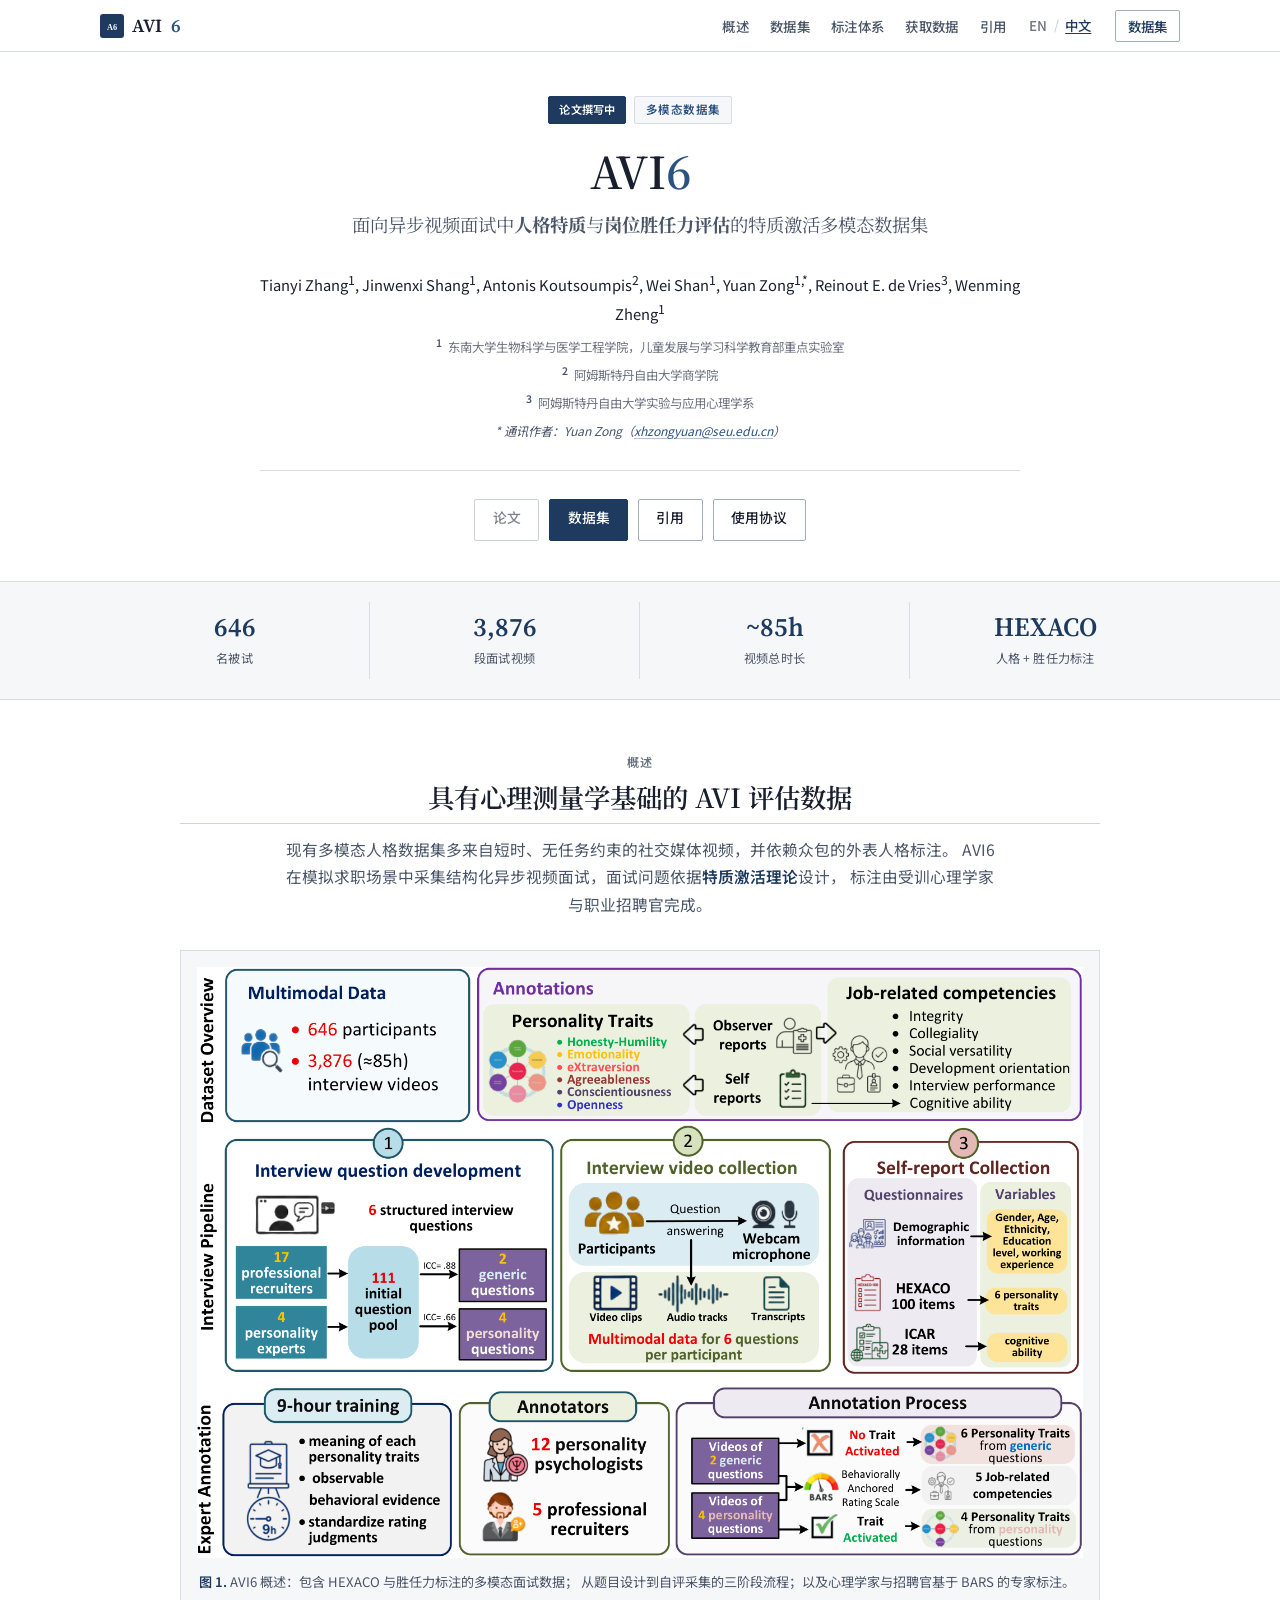
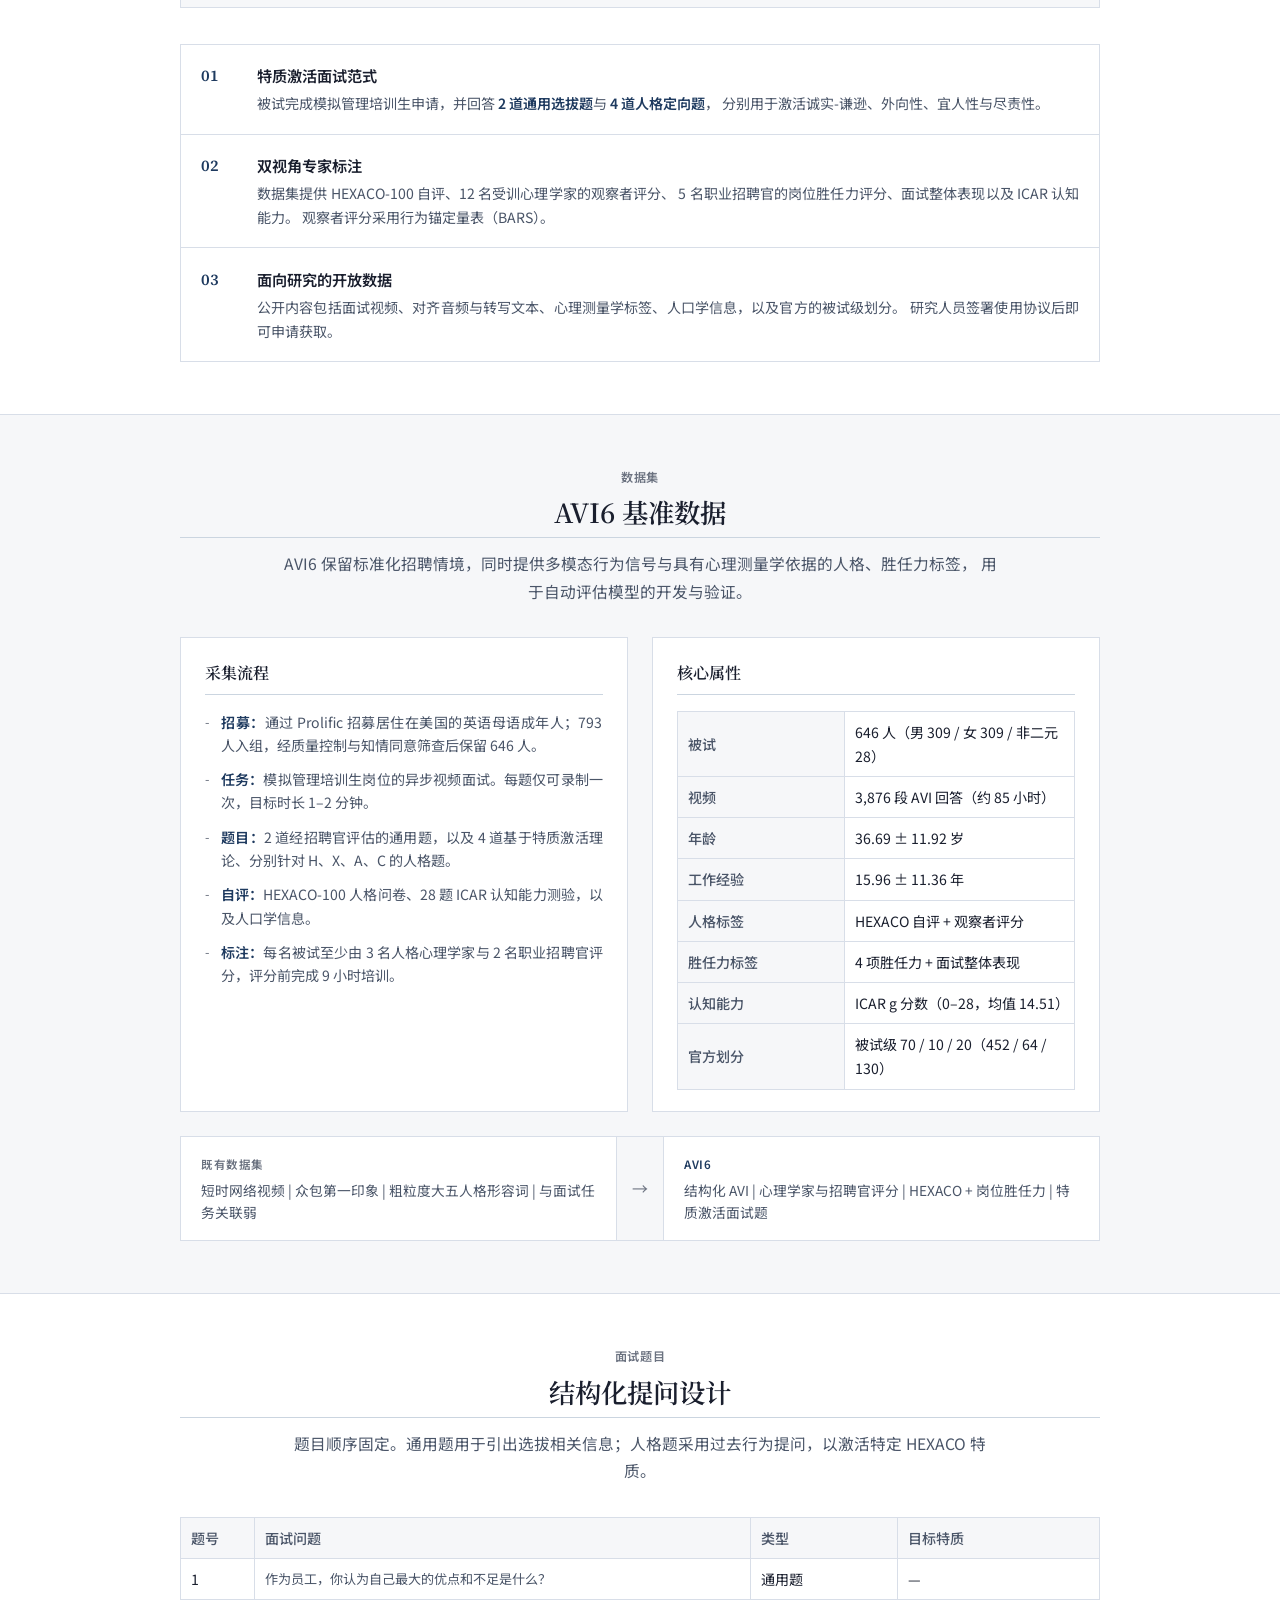
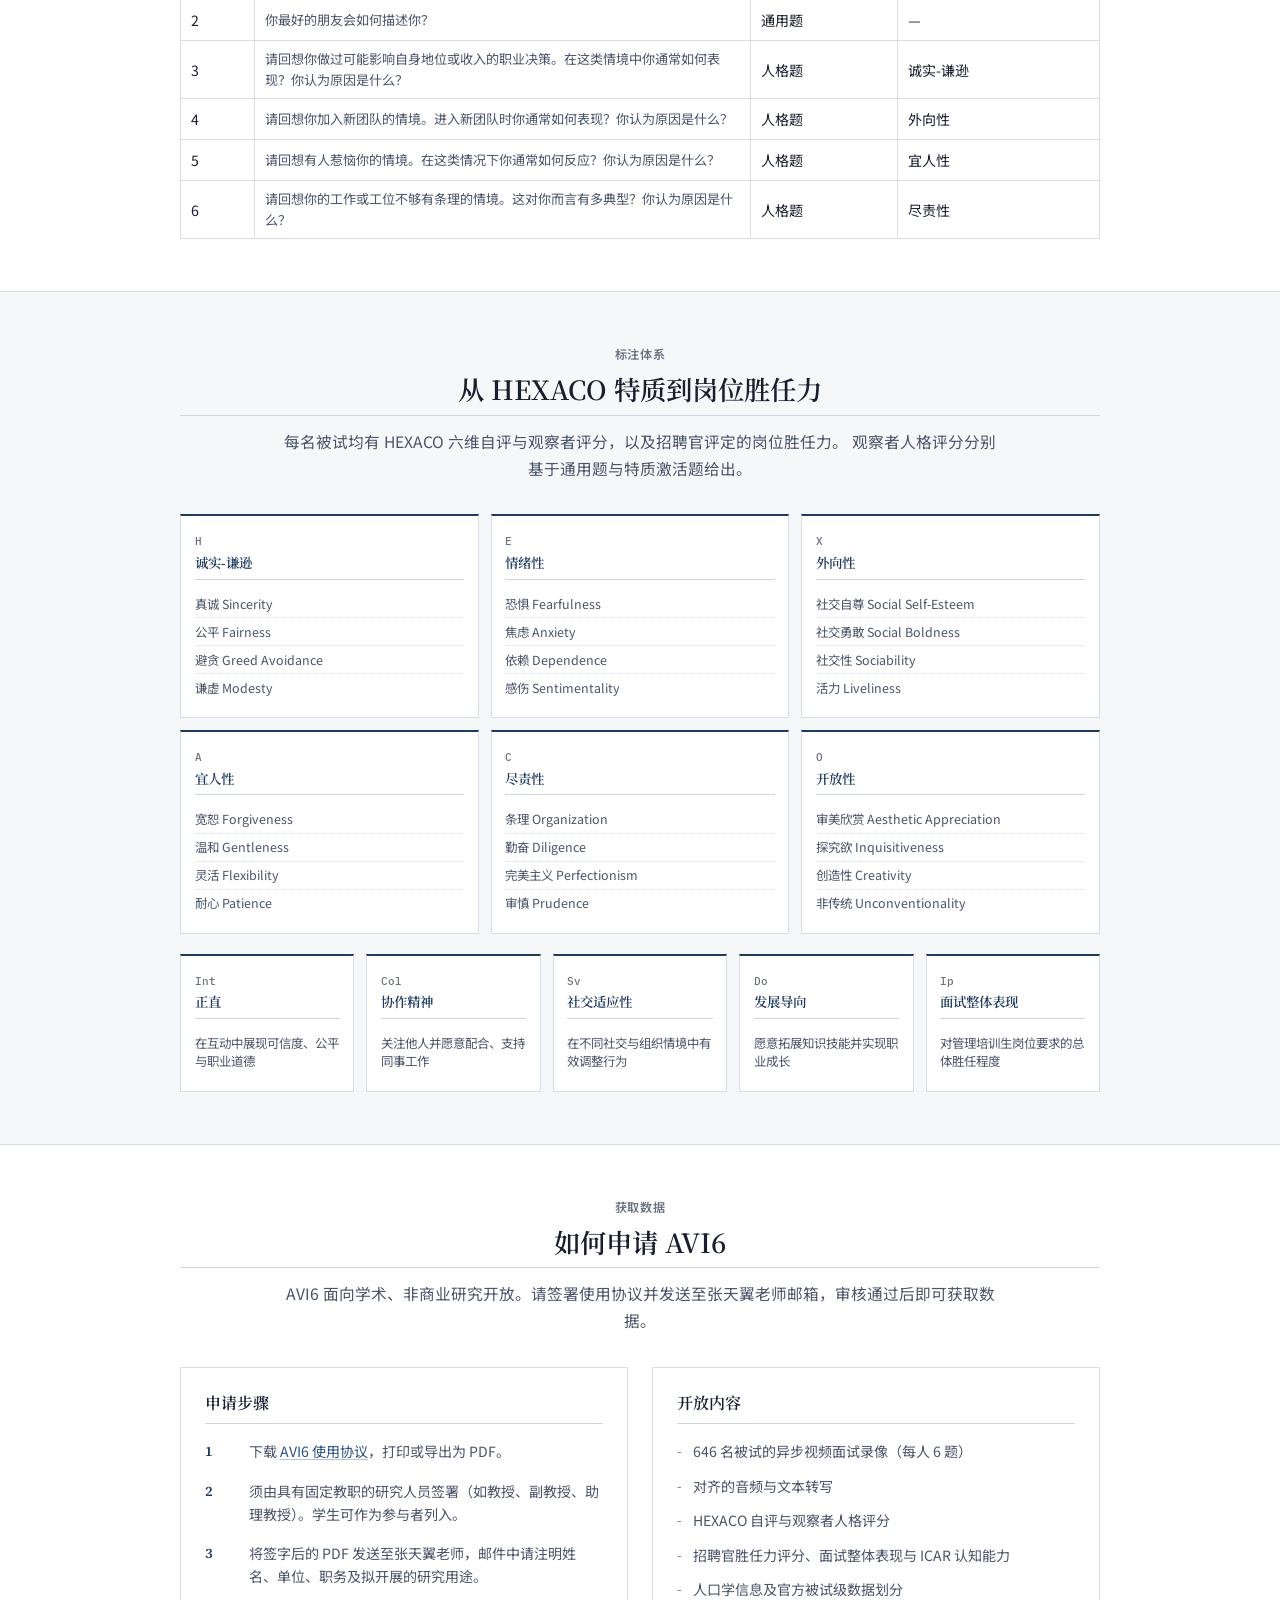
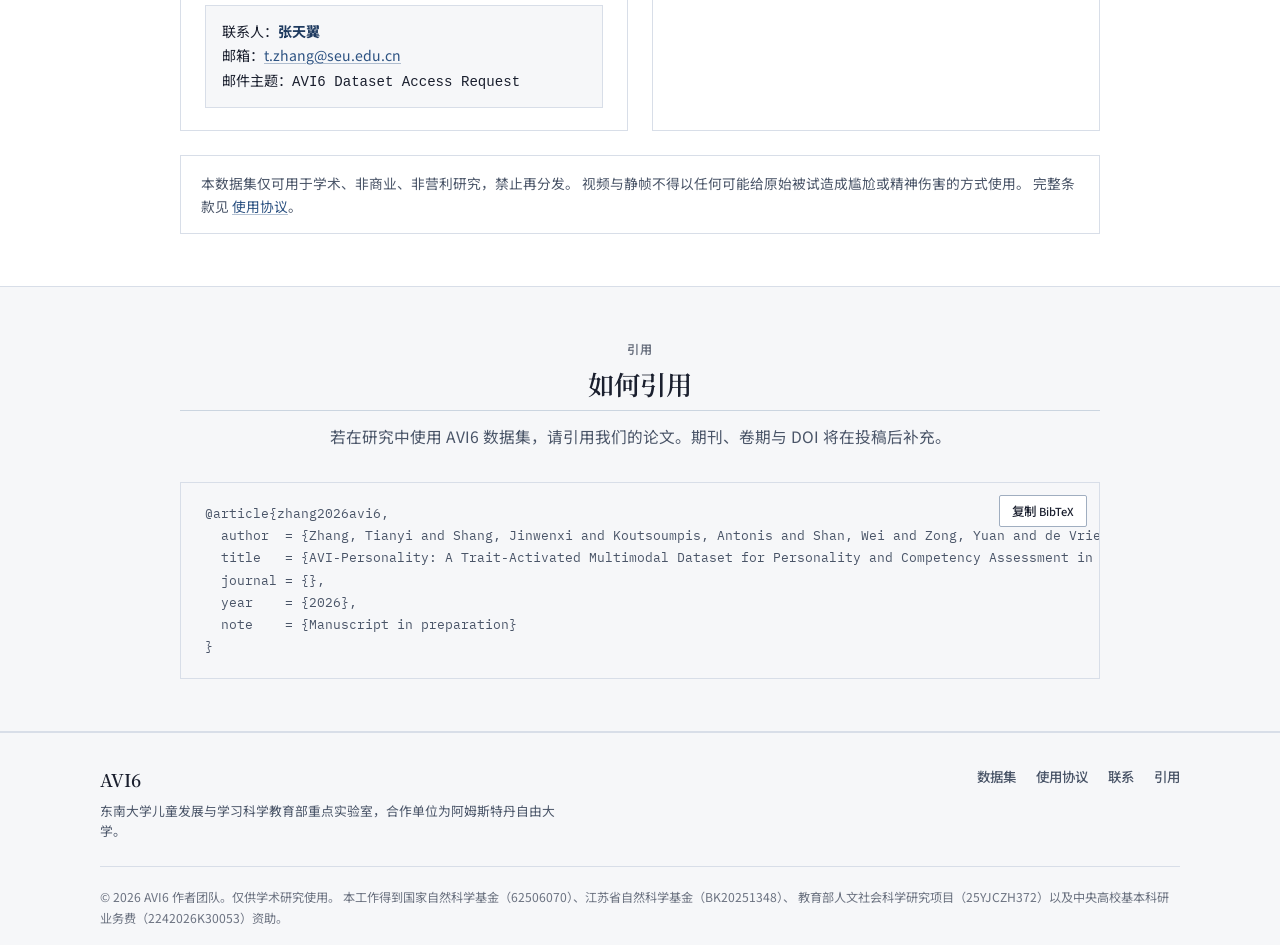
<file: zh.html>
<!DOCTYPE html>
<html lang="zh-CN">
<head>
  <meta charset="UTF-8">
  <meta name="viewport" content="width=device-width, initial-scale=1.0">
  <title>AVI6 - 面向异步视频面试人格与胜任力评估的多模态数据集</title>
  <meta name="description" content="AVI6 是面向异步视频面试人格与岗位胜任力评估的特质激活多模态数据集，包含 646 名被试的 3,876 段面试视频。">
  <link rel="icon" href="favicon.svg" type="image/svg+xml">
  <link rel="preconnect" href="https://fonts.googleapis.com">
  <link rel="preconnect" href="https://fonts.gstatic.com" crossorigin>
  <link href="https://fonts.googleapis.com/css2?family=IBM+Plex+Mono:wght@400;500&family=Noto+Sans+SC:wght@400;500;600&family=Noto+Serif+SC:wght@600&family=Source+Sans+3:wght@400;500;600&family=Source+Serif+4:ital,wght@0,400;0,600;1,400&display=swap" rel="stylesheet">
  <link rel="stylesheet" href="static/css/style.css">
</head>
<body class="lang-zh">
  <nav class="nav" id="nav">
    <div class="nav-inner">
      <a class="nav-logo" href="zh.html">
        <img class="nav-logo-icon" src="favicon.svg" alt="">
        AVI<span>6</span>
      </a>
      <button class="nav-toggle" id="nav-toggle" aria-expanded="false" aria-label="打开菜单">
        <span></span><span></span><span></span>
      </button>
      <ul class="nav-links" id="nav-links">
        <li><a href="#overview">概述</a></li>
        <li><a href="#dataset">数据集</a></li>
        <li><a href="#labels">标注体系</a></li>
        <li><a href="#access">获取数据</a></li>
        <li><a href="#citation">引用</a></li>
        <li class="lang-switch">
          <a href="index.html">EN</a>
          <span class="lang-divider">/</span>
          <a class="lang-active" href="zh.html">中文</a>
        </li>
        <li><a class="nav-cta" href="#access">数据集</a></li>
      </ul>
    </div>
  </nav>

  <header class="hero">
    <div class="container hero-content">
      <div class="hero-badges">
        <span class="badge badge-venue">论文撰写中</span>
        <span class="badge badge-type">多模态数据集</span>
      </div>
      <h1 class="hero-title">AVI<span>6</span></h1>
      <p class="hero-subtitle">
        面向异步视频面试中<strong>人格特质</strong>与<strong>岗位胜任力评估</strong>的特质激活多模态数据集
      </p>
      <div class="authors">
        <p class="author-list">
          <a href="https://tianyi-zhang-tz.github.io/Tianyi-Zhang-TZ/">Tianyi Zhang</a><sup>1</sup>,
          Jinwenxi Shang<sup>1</sup>,
          Antonis Koutsoumpis<sup>2</sup>,
          Wei Shan<sup>1</sup>,
          Yuan Zong<sup>1,*</sup>,
          Reinout E. de Vries<sup>3</sup>,
          Wenming Zheng<sup>1</sup>
        </p>
        <div class="affiliations">
          <p><sup>1</sup> 东南大学生物科学与医学工程学院，儿童发展与学习科学教育部重点实验室</p>
          <p><sup>2</sup> 阿姆斯特丹自由大学商学院</p>
          <p><sup>3</sup> 阿姆斯特丹自由大学实验与应用心理学系</p>
        </div>
        <p class="corresponding">* 通讯作者：Yuan Zong（<a href="mailto:xhzongyuan@seu.edu.cn">xhzongyuan@seu.edu.cn</a>）</p>
      </div>
      <div class="hero-actions">
        <a class="btn btn-ghost btn-disabled" aria-disabled="true" title="论文链接将在投稿后补充">论文</a>
        <a class="btn btn-primary" href="#access">数据集</a>
        <a class="btn btn-ghost" href="#citation">引用</a>
        <a class="btn btn-ghost" href="user_agreement.html">使用协议</a>
      </div>
    </div>
  </header>

  <section class="stats-bar">
    <div class="container-wide stats-grid">
      <div class="stat-card">
        <span class="stat-value">646</span>
        <span class="stat-label">名被试</span>
      </div>
      <div class="stat-card">
        <span class="stat-value">3,876</span>
        <span class="stat-label">段面试视频</span>
      </div>
      <div class="stat-card">
        <span class="stat-value">~85h</span>
        <span class="stat-label">视频总时长</span>
      </div>
      <div class="stat-card">
        <span class="stat-value">HEXACO</span>
        <span class="stat-label">人格 + 胜任力标注</span>
      </div>
    </div>
  </section>

  <section class="section" id="overview">
    <div class="container">
      <div class="section-header">
        <span class="section-tag">概述</span>
        <h2>具有心理测量学基础的 AVI 评估数据</h2>
        <p class="section-lead">
          现有多模态人格数据集多来自短时、无任务约束的社交媒体视频，并依赖众包的外表人格标注。
          AVI6 在模拟求职场景中采集结构化异步视频面试，面试问题依据<strong>特质激活理论</strong>设计，
          标注由受训心理学家与职业招聘官完成。
        </p>
      </div>

      <figure class="teaser-figure">
        <img src="static/images/overview.png" alt="AVI6 数据集概述：多模态数据、面试采集流程与专家标注。">
        <figcaption>
          <strong>图 1.</strong> AVI6 概述：包含 HEXACO 与胜任力标注的多模态面试数据；
          从题目设计到自评采集的三阶段流程；以及心理学家与招聘官基于 BARS 的专家标注。
        </figcaption>
      </figure>

      <div class="highlights">
        <article class="highlight-card">
          <span class="highlight-icon">01</span>
          <h3>特质激活面试范式</h3>
          <p>
            被试完成模拟管理培训生申请，并回答
            <span class="key-term">2 道通用选拔题</span>与
            <span class="key-term">4 道人格定向题</span>，
            分别用于激活诚实-谦逊、外向性、宜人性与尽责性。
          </p>
        </article>
        <article class="highlight-card">
          <span class="highlight-icon">02</span>
          <h3>双视角专家标注</h3>
          <p>
            数据集提供 HEXACO-100 自评、12 名受训心理学家的观察者评分、
            5 名职业招聘官的岗位胜任力评分、面试整体表现以及 ICAR 认知能力。
            观察者评分采用行为锚定量表（BARS）。
          </p>
        </article>
        <article class="highlight-card">
          <span class="highlight-icon">03</span>
          <h3>面向研究的开放数据</h3>
          <p>
            公开内容包括面试视频、对齐音频与转写文本、心理测量学标签、人口学信息，以及官方的被试级划分。
            研究人员签署使用协议后即可申请获取。
          </p>
        </article>
      </div>
    </div>
  </section>

  <section class="section section-alt" id="dataset">
    <div class="container">
      <div class="section-header">
        <span class="section-tag">数据集</span>
        <h2>AVI6 基准数据</h2>
        <p class="section-lead">
          AVI6 保留标准化招聘情境，同时提供多模态行为信号与具有心理测量学依据的人格、胜任力标签，
          用于自动评估模型的开发与验证。
        </p>
      </div>

      <div class="dataset-layout">
        <div class="dataset-top">
          <div class="dataset-info">
            <h3>采集流程</h3>
            <ul class="feature-list">
              <li><strong>招募：</strong>通过 Prolific 招募居住在美国的英语母语成年人；793 人入组，经质量控制与知情同意筛查后保留 646 人。</li>
              <li><strong>任务：</strong>模拟管理培训生岗位的异步视频面试。每题仅可录制一次，目标时长 1–2 分钟。</li>
              <li><strong>题目：</strong>2 道经招聘官评估的通用题，以及 4 道基于特质激活理论、分别针对 H、X、A、C 的人格题。</li>
              <li><strong>自评：</strong>HEXACO-100 人格问卷、28 题 ICAR 认知能力测验，以及人口学信息。</li>
              <li><strong>标注：</strong>每名被试至少由 3 名人格心理学家与 2 名职业招聘官评分，评分前完成 9 小时培训。</li>
            </ul>
          </div>
          <div class="dataset-specs">
            <h3>核心属性</h3>
            <table class="spec-table">
              <tbody>
                <tr><th>被试</th><td>646 人（男 309 / 女 309 / 非二元 28）</td></tr>
                <tr><th>视频</th><td>3,876 段 AVI 回答（约 85 小时）</td></tr>
                <tr><th>年龄</th><td>36.69 ± 11.92 岁</td></tr>
                <tr><th>工作经验</th><td>15.96 ± 11.36 年</td></tr>
                <tr><th>人格标签</th><td>HEXACO 自评 + 观察者评分</td></tr>
                <tr><th>胜任力标签</th><td>4 项胜任力 + 面试整体表现</td></tr>
                <tr><th>认知能力</th><td>ICAR g 分数（0–28，均值 14.51）</td></tr>
                <tr><th>官方划分</th><td>被试级 70 / 10 / 20（452 / 64 / 130）</td></tr>
              </tbody>
            </table>
          </div>
        </div>

        <div class="comparison-banner">
          <div class="comparison-item comparison-old">
            <span class="comparison-label">既有数据集</span>
            <p>短时网络视频 | 众包第一印象 | 粗粒度大五人格形容词 | 与面试任务关联弱</p>
          </div>
          <div class="comparison-arrow" aria-hidden="true">→</div>
          <div class="comparison-item comparison-new">
            <span class="comparison-label">AVI6</span>
            <p>结构化 AVI | 心理学家与招聘官评分 | HEXACO + 岗位胜任力 | 特质激活面试题</p>
          </div>
        </div>
      </div>
    </div>
  </section>

  <section class="section" id="questions">
    <div class="container">
      <div class="section-header">
        <span class="section-tag">面试题目</span>
        <h2>结构化提问设计</h2>
        <p class="section-lead">
          题目顺序固定。通用题用于引出选拔相关信息；人格题采用过去行为提问，以激活特定 HEXACO 特质。
        </p>
      </div>
      <table class="questions-table">
        <thead>
          <tr>
            <th style="width: 8%">题号</th>
            <th>面试问题</th>
            <th style="width: 16%">类型</th>
            <th style="width: 22%">目标特质</th>
          </tr>
        </thead>
        <tbody>
          <tr>
            <td>1</td>
            <td class="q-text">作为员工，你认为自己最大的优点和不足是什么？</td>
            <td>通用题</td>
            <td>—</td>
          </tr>
          <tr>
            <td>2</td>
            <td class="q-text">你最好的朋友会如何描述你？</td>
            <td>通用题</td>
            <td>—</td>
          </tr>
          <tr>
            <td>3</td>
            <td class="q-text">请回想你做过可能影响自身地位或收入的职业决策。在这类情境中你通常如何表现？你认为原因是什么？</td>
            <td>人格题</td>
            <td>诚实-谦逊</td>
          </tr>
          <tr>
            <td>4</td>
            <td class="q-text">请回想你加入新团队的情境。进入新团队时你通常如何表现？你认为原因是什么？</td>
            <td>人格题</td>
            <td>外向性</td>
          </tr>
          <tr>
            <td>5</td>
            <td class="q-text">请回想有人惹恼你的情境。在这类情况下你通常如何反应？你认为原因是什么？</td>
            <td>人格题</td>
            <td>宜人性</td>
          </tr>
          <tr>
            <td>6</td>
            <td class="q-text">请回想你的工作或工位不够有条理的情境。这对你而言有多典型？你认为原因是什么？</td>
            <td>人格题</td>
            <td>尽责性</td>
          </tr>
        </tbody>
      </table>
    </div>
  </section>

  <section class="section section-alt" id="labels">
    <div class="container">
      <div class="section-header">
        <span class="section-tag">标注体系</span>
        <h2>从 HEXACO 特质到岗位胜任力</h2>
        <p class="section-lead">
          每名被试均有 HEXACO 六维自评与观察者评分，以及招聘官评定的岗位胜任力。
          观察者人格评分分别基于通用题与特质激活题给出。
        </p>
      </div>

      <div class="traits-grid" style="margin-bottom: 1.25rem;">
        <article class="trait-domain">
          <span class="trait-code">H</span>
          <h3>诚实-谦逊</h3>
          <ul>
            <li>真诚 Sincerity</li>
            <li>公平 Fairness</li>
            <li>避贪 Greed Avoidance</li>
            <li>谦虚 Modesty</li>
          </ul>
        </article>
        <article class="trait-domain">
          <span class="trait-code">E</span>
          <h3>情绪性</h3>
          <ul>
            <li>恐惧 Fearfulness</li>
            <li>焦虑 Anxiety</li>
            <li>依赖 Dependence</li>
            <li>感伤 Sentimentality</li>
          </ul>
        </article>
        <article class="trait-domain">
          <span class="trait-code">X</span>
          <h3>外向性</h3>
          <ul>
            <li>社交自尊 Social Self-Esteem</li>
            <li>社交勇敢 Social Boldness</li>
            <li>社交性 Sociability</li>
            <li>活力 Liveliness</li>
          </ul>
        </article>
        <article class="trait-domain">
          <span class="trait-code">A</span>
          <h3>宜人性</h3>
          <ul>
            <li>宽恕 Forgiveness</li>
            <li>温和 Gentleness</li>
            <li>灵活 Flexibility</li>
            <li>耐心 Patience</li>
          </ul>
        </article>
        <article class="trait-domain">
          <span class="trait-code">C</span>
          <h3>尽责性</h3>
          <ul>
            <li>条理 Organization</li>
            <li>勤奋 Diligence</li>
            <li>完美主义 Perfectionism</li>
            <li>审慎 Prudence</li>
          </ul>
        </article>
        <article class="trait-domain">
          <span class="trait-code">O</span>
          <h3>开放性</h3>
          <ul>
            <li>审美欣赏 Aesthetic Appreciation</li>
            <li>探究欲 Inquisitiveness</li>
            <li>创造性 Creativity</li>
            <li>非传统 Unconventionality</li>
          </ul>
        </article>
      </div>

      <div class="traits-grid traits-grid-5">
        <article class="trait-domain">
          <span class="trait-code">Int</span>
          <h3>正直</h3>
          <ul>
            <li>在互动中展现可信度、公平与职业道德</li>
          </ul>
        </article>
        <article class="trait-domain">
          <span class="trait-code">Col</span>
          <h3>协作精神</h3>
          <ul>
            <li>关注他人并愿意配合、支持同事工作</li>
          </ul>
        </article>
        <article class="trait-domain">
          <span class="trait-code">Sv</span>
          <h3>社交适应性</h3>
          <ul>
            <li>在不同社交与组织情境中有效调整行为</li>
          </ul>
        </article>
        <article class="trait-domain">
          <span class="trait-code">Do</span>
          <h3>发展导向</h3>
          <ul>
            <li>愿意拓展知识技能并实现职业成长</li>
          </ul>
        </article>
        <article class="trait-domain">
          <span class="trait-code">Ip</span>
          <h3>面试整体表现</h3>
          <ul>
            <li>对管理培训生岗位要求的总体胜任程度</li>
          </ul>
        </article>
      </div>
    </div>
  </section>

  <section class="section" id="access">
    <div class="container">
      <div class="section-header">
        <span class="section-tag">获取数据</span>
        <h2>如何申请 AVI6</h2>
        <p class="section-lead">
          AVI6 面向学术、非商业研究开放。请签署使用协议并发送至张天翼老师邮箱，审核通过后即可获取数据。
        </p>
      </div>

      <div class="access-grid">
        <div class="access-card">
          <h3>申请步骤</h3>
          <ol class="access-steps">
            <li><span class="step-num">1</span><span>下载 <a href="user_agreement.html">AVI6 使用协议</a>，打印或导出为 PDF。</span></li>
            <li><span class="step-num">2</span><span>须由具有固定教职的研究人员签署（如教授、副教授、助理教授）。学生可作为参与者列入。</span></li>
            <li><span class="step-num">3</span><span>将签字后的 PDF 发送至张天翼老师，邮件中请注明姓名、单位、职务及拟开展的研究用途。</span></li>
          </ol>
          <p class="mail-box">
            联系人：<strong>张天翼</strong><br>
            邮箱：<a href="mailto:t.zhang@seu.edu.cn?subject=AVI6%20Dataset%20Access%20Request">t.zhang@seu.edu.cn</a><br>
            邮件主题：<code>AVI6 Dataset Access Request</code>
          </p>
        </div>
        <div class="access-card">
          <h3>开放内容</h3>
          <ul class="feature-list">
            <li>646 名被试的异步视频面试录像（每人 6 题）</li>
            <li>对齐的音频与文本转写</li>
            <li>HEXACO 自评与观察者人格评分</li>
            <li>招聘官胜任力评分、面试整体表现与 ICAR 认知能力</li>
            <li>人口学信息及官方被试级数据划分</li>
          </ul>
        </div>
      </div>

      <p class="notice">
        本数据集仅可用于学术、非商业、非营利研究，禁止再分发。
        视频与静帧不得以任何可能给原始被试造成尴尬或精神伤害的方式使用。
        完整条款见 <a href="user_agreement.html">使用协议</a>。
      </p>
    </div>
  </section>

  <section class="section section-alt" id="citation">
    <div class="container">
      <div class="section-header">
        <span class="section-tag">引用</span>
        <h2>如何引用</h2>
        <p class="section-lead">
          若在研究中使用 AVI6 数据集，请引用我们的论文。期刊、卷期与 DOI 将在投稿后补充。
        </p>
      </div>
      <div class="citation-box">
        <button class="btn btn-copy" id="copy-btn" type="button">
          <span class="copy-text">复制 BibTeX</span>
          <span class="copy-done" hidden>已复制！</span>
        </button>
        <pre class="bibtex" id="bibtex"><code>@article{zhang2026avi6,
  author  = {Zhang, Tianyi and Shang, Jinwenxi and Koutsoumpis, Antonis and Shan, Wei and Zong, Yuan and de Vries, Reinout E. and Zheng, Wenming},
  title   = {AVI-Personality: A Trait-Activated Multimodal Dataset for Personality and Competency Assessment in Asynchronous Video Interviews},
  journal = {},
  year    = {2026},
  note    = {Manuscript in preparation}
}</code></pre>
      </div>
    </div>
  </section>

  <footer class="footer">
    <div class="container-wide footer-inner">
      <div class="footer-brand">
        <span class="footer-logo">AVI6</span>
        <p>东南大学儿童发展与学习科学教育部重点实验室，合作单位为阿姆斯特丹自由大学。</p>
      </div>
      <div class="footer-links">
        <a href="#access">数据集</a>
        <a href="user_agreement.html">使用协议</a>
        <a href="mailto:t.zhang@seu.edu.cn">联系</a>
        <a href="#citation">引用</a>
      </div>
      <p class="footer-copy">
        © 2026 AVI6 作者团队。仅供学术研究使用。
        本工作得到国家自然科学基金（62506070）、江苏省自然科学基金（BK20251348）、
        教育部人文社会科学研究项目（25YJCZH372）以及中央高校基本科研业务费（2242026K30053）资助。
      </p>
    </div>
  </footer>

  <script src="static/js/main.js"></script>
</body>
</html>
</file>
<file: static/css/style.css>
/* AVI6 academic project page — layout adapted from PersoMoni */

:root {
  --bg: #ffffff;
  --bg-alt: #f6f7f9;
  --surface: #ffffff;
  --text: #1a1f2e;
  --text-muted: #4a5568;
  --text-light: #6b7280;
  --text-emphasis: #1e3a5f;
  --primary: #1e3a5f;
  --primary-mid: #2c5282;
  --accent: #2c5282;
  --accent-soft: #edf2f7;
  --border: #d8dee8;
  --border-strong: #a0aec0;
  --rule: #cbd5e0;
  --shadow: none;
  --shadow-sm: 0 1px 2px rgba(26, 31, 46, 0.04);
  --radius: 2px;
  --radius-lg: 2px;
  --font-serif: "Source Serif 4", "Noto Serif SC", Georgia, "Times New Roman", serif;
  --font-sans: "Source Sans 3", "Noto Sans SC", system-ui, sans-serif;
  --font-mono: "IBM Plex Mono", "SF Mono", Consolas, monospace;
  --nav-height: 52px;
  --content-width: 920px;
}

*, *::before, *::after {
  box-sizing: border-box;
  margin: 0;
  padding: 0;
}

html {
  scroll-behavior: smooth;
  scroll-padding-top: calc(var(--nav-height) + 20px);
}

body {
  font-family: var(--font-sans);
  font-size: 15.5px;
  line-height: 1.72;
  color: var(--text);
  background: var(--bg);
  -webkit-font-smoothing: antialiased;
}

a {
  color: var(--primary-mid);
  text-decoration: underline;
  text-decoration-color: rgba(44, 82, 130, 0.35);
  text-underline-offset: 2px;
  transition: color 0.15s, text-decoration-color 0.15s;
}

a:hover {
  color: var(--primary);
  text-decoration-color: var(--primary);
}

img {
  max-width: 100%;
  height: auto;
  display: block;
}

.container {
  width: min(var(--content-width), 92vw);
  margin-inline: auto;
}

.container-wide {
  width: min(1080px, 94vw);
  margin-inline: auto;
}

.nav {
  position: fixed;
  top: 0;
  left: 0;
  right: 0;
  z-index: 100;
  height: var(--nav-height);
  background: rgba(255, 255, 255, 0.96);
  border-bottom: 1px solid var(--border);
}

.nav.scrolled {
  box-shadow: var(--shadow-sm);
}

.nav-inner {
  display: flex;
  align-items: center;
  justify-content: space-between;
  height: 100%;
  width: min(1080px, 94vw);
  margin-inline: auto;
}

.nav-logo {
  display: inline-flex;
  align-items: center;
  gap: 0.5rem;
  font-family: var(--font-serif);
  font-size: 1.15rem;
  color: var(--text);
  font-weight: 600;
  text-decoration: none;
  letter-spacing: 0.01em;
}

.nav-logo-icon {
  width: 24px;
  height: 24px;
  flex-shrink: 0;
}

.nav-logo:hover {
  color: var(--primary);
}

.nav-logo span {
  color: var(--primary-mid);
}

.nav-links {
  display: flex;
  align-items: center;
  gap: 1.35rem;
  list-style: none;
}

.nav-links a {
  font-size: 0.84rem;
  font-weight: 500;
  color: var(--text-muted);
  text-decoration: none;
  letter-spacing: 0.01em;
}

.nav-links a:hover {
  color: var(--primary);
  text-decoration: underline;
}

.nav-cta {
  color: var(--primary) !important;
  border: 1px solid var(--border-strong);
  padding: 0.3rem 0.75rem;
  border-radius: var(--radius);
  text-decoration: none !important;
}

.nav-cta:hover {
  background: var(--bg-alt);
  border-color: var(--primary-mid);
  color: var(--primary) !important;
}

.lang-switch {
  display: flex;
  align-items: center;
  gap: 0.3rem;
  font-size: 0.82rem;
  font-weight: 500;
}

.lang-switch a {
  color: var(--text-light);
  text-decoration: none;
  padding: 0.1rem;
}

.lang-switch a:hover,
.lang-switch a.lang-active {
  color: var(--primary);
  text-decoration: underline;
}

.lang-divider {
  color: var(--rule);
  user-select: none;
}

body.lang-zh {
  font-family: "Noto Sans SC", var(--font-sans), system-ui, sans-serif;
}

body.lang-zh .hero-title,
body.lang-zh .section-header h2,
body.lang-zh .footer-logo {
  font-family: "Noto Serif SC", var(--font-serif), serif;
}

.nav-toggle {
  display: none;
  flex-direction: column;
  gap: 5px;
  background: none;
  border: none;
  cursor: pointer;
  padding: 4px;
}

.nav-toggle span {
  display: block;
  width: 20px;
  height: 1.5px;
  background: var(--text);
}

.hero {
  padding: calc(var(--nav-height) + 2.75rem) 0 2.5rem;
  border-bottom: 1px solid var(--border);
  background: var(--bg);
}

.hero-content {
  text-align: center;
}

.hero-badges {
  display: flex;
  justify-content: center;
  gap: 0.5rem;
  flex-wrap: wrap;
  margin-bottom: 1.25rem;
}

.badge {
  display: inline-block;
  padding: 0.2rem 0.65rem;
  border-radius: var(--radius);
  font-size: 0.72rem;
  font-weight: 600;
  letter-spacing: 0.04em;
  text-transform: uppercase;
  border: 1px solid var(--border);
}

.badge-venue {
  background: var(--primary);
  color: #fff;
  border-color: var(--primary);
  text-transform: none;
  letter-spacing: 0.01em;
  font-size: 0.7rem;
}

.badge-type {
  background: var(--bg-alt);
  color: var(--primary-mid);
}

.hero-title {
  font-family: var(--font-serif);
  font-size: clamp(2rem, 5vw, 2.75rem);
  font-weight: 600;
  line-height: 1.2;
  letter-spacing: -0.01em;
  color: var(--text);
  margin-bottom: 0.85rem;
}

.hero-title span {
  color: var(--primary-mid);
}

.hero-subtitle {
  font-family: var(--font-serif);
  font-size: clamp(1rem, 2.2vw, 1.15rem);
  color: var(--text-muted);
  max-width: 720px;
  margin: 0 auto 1.75rem;
  line-height: 1.65;
  font-weight: 400;
}

.key-term {
  color: var(--primary);
  font-weight: 600;
}

.hero-subtitle .key-term,
.hero-subtitle em {
  color: var(--primary);
  font-style: normal;
  font-weight: 600;
}

.authors {
  margin-bottom: 1.75rem;
  padding-bottom: 1.75rem;
  border-bottom: 1px solid var(--border);
  max-width: 760px;
  margin-inline: auto;
  text-align: center;
}

.author-list {
  font-size: 0.92rem;
  line-height: 1.85;
  color: var(--text);
  text-align: center;
}

.author-list a {
  color: var(--text);
  text-decoration: none;
}

.author-list a:hover {
  color: var(--primary-mid);
  text-decoration: underline;
}

.affiliations {
  font-size: 0.78rem;
  color: var(--text-light);
  margin-top: 0.5rem;
  line-height: 1.6;
  text-align: center;
}

.affiliations p {
  margin: 0 0 0.3rem;
  padding: 0;
}

.affiliations p:last-child {
  margin-bottom: 0;
}

.affiliations sup {
  margin-right: 0.15rem;
  font-weight: 600;
  color: var(--text-muted);
}

.corresponding {
  font-size: 0.76rem;
  color: var(--text-muted);
  margin-top: 0.45rem;
  font-style: italic;
  text-align: center;
}

.hero-actions {
  display: flex;
  justify-content: center;
  gap: 0.6rem;
  flex-wrap: wrap;
}

.btn {
  display: inline-flex;
  align-items: center;
  gap: 0.45rem;
  padding: 0.5rem 1.1rem;
  border-radius: var(--radius);
  font-family: var(--font-sans);
  font-size: 0.86rem;
  font-weight: 500;
  border: 1px solid var(--border-strong);
  cursor: pointer;
  text-decoration: none;
  transition: background 0.15s, border-color 0.15s;
}

.btn-primary {
  background: var(--primary);
  color: #fff;
  border-color: var(--primary);
  box-shadow: none;
}

.btn-primary:hover {
  background: var(--primary-mid);
  color: #fff;
}

.btn-secondary,
.btn-ghost {
  background: var(--surface);
  color: var(--text);
}

.btn-secondary:hover,
.btn-ghost:hover {
  background: var(--bg-alt);
  color: var(--primary);
  border-color: var(--primary-mid);
}

.btn-disabled,
.btn[aria-disabled="true"] {
  opacity: 0.55;
  pointer-events: none;
  cursor: not-allowed;
}

.stats-bar {
  background: var(--bg-alt);
  border-bottom: 1px solid var(--border);
  padding: 1.25rem 0;
}

.stats-grid {
  display: grid;
  grid-template-columns: repeat(4, 1fr);
  gap: 0;
  text-align: center;
}

.stat-card {
  padding: 0.65rem 0.5rem;
  border-right: 1px solid var(--border);
}

.stat-card:last-child {
  border-right: none;
}

.stat-value {
  display: block;
  font-family: var(--font-serif);
  font-size: 1.65rem;
  font-weight: 600;
  color: var(--primary);
  line-height: 1.2;
}

.stat-label {
  display: block;
  font-size: 0.76rem;
  color: var(--text-muted);
  margin-top: 0.25rem;
  font-weight: 400;
  letter-spacing: 0.01em;
}

.section {
  padding: 3.25rem 0;
  border-bottom: 1px solid var(--border);
}

.section-alt {
  background: var(--bg-alt);
}

.section-header {
  max-width: 100%;
  margin: 0 0 2rem;
  text-align: center;
}

.section-tag {
  display: block;
  font-size: 0.76rem;
  font-weight: 600;
  letter-spacing: 0.06em;
  text-transform: uppercase;
  color: var(--text-light);
  margin-bottom: 0.45rem;
}

.section-header h2 {
  font-family: var(--font-serif);
  font-size: clamp(1.35rem, 3vw, 1.65rem);
  font-weight: 600;
  line-height: 1.3;
  margin-bottom: 0.75rem;
  color: var(--text);
  padding-bottom: 0.5rem;
  border-bottom: 1px solid var(--rule);
}

.section-lead {
  color: var(--text-muted);
  font-size: 0.98rem;
  line-height: 1.75;
  text-align: center;
  max-width: 720px;
  margin-inline: auto;
}

.section-lead .key-term,
.section-lead strong {
  color: var(--text-emphasis);
  font-weight: 600;
}

.teaser-figure {
  margin-bottom: 2.25rem;
  background: var(--surface);
  border: 1px solid var(--border);
  overflow: hidden;
}

.teaser-figure img {
  width: 100%;
  height: auto;
  display: block;
  padding: 1rem 1rem 0;
  background: var(--bg-alt);
}

.teaser-figure figcaption {
  padding: 0.85rem 1.1rem;
  font-size: 0.82rem;
  color: var(--text-muted);
  line-height: 1.65;
  text-align: justify;
  background: var(--bg-alt);
}

.teaser-figure figcaption strong {
  color: var(--text-emphasis);
  font-weight: 600;
}

.highlights {
  display: grid;
  grid-template-columns: 1fr;
  gap: 0;
  border: 1px solid var(--border);
  background: var(--surface);
}

.highlight-card {
  display: grid;
  grid-template-columns: 2.5rem 1fr;
  grid-template-rows: auto auto;
  gap: 0.25rem 1rem;
  padding: 1.1rem 1.25rem;
  border-bottom: 1px solid var(--border);
}

.highlight-card:last-child {
  border-bottom: none;
}

.highlight-card:hover {
  background: var(--bg-alt);
}

.highlight-icon {
  grid-column: 1;
  grid-row: 1 / -1;
  align-self: start;
  font-family: var(--font-serif);
  font-size: 1rem;
  font-weight: 600;
  color: var(--primary);
  line-height: 1.65;
}

.highlight-card h3 {
  grid-column: 2;
  grid-row: 1;
  min-width: 0;
  font-size: 0.95rem;
  font-weight: 600;
  margin-bottom: 0;
  color: var(--text);
}

.highlight-card p {
  grid-column: 2;
  grid-row: 2;
  min-width: 0;
  font-size: 0.88rem;
  color: var(--text-muted);
  line-height: 1.68;
  text-align: justify;
}

.dataset-layout {
  display: flex;
  flex-direction: column;
  gap: 1.5rem;
}

.dataset-top {
  display: grid;
  grid-template-columns: 1fr 1fr;
  gap: 1.5rem;
  align-items: stretch;
}

.dataset-info,
.dataset-specs {
  background: var(--surface);
  border: 1px solid var(--border);
  padding: 1.35rem 1.5rem;
  display: flex;
  flex-direction: column;
  min-height: 100%;
}

.dataset-info h3,
.dataset-specs h3,
.access-card h3,
.panel h3 {
  font-family: var(--font-serif);
  font-size: 1rem;
  font-weight: 600;
  margin-bottom: 1rem;
  color: var(--text);
  padding-bottom: 0.4rem;
  border-bottom: 1px solid var(--rule);
}

.feature-list {
  list-style: none;
  flex: 1;
}

.feature-list li {
  position: relative;
  padding-left: 1rem;
  margin-bottom: 0.7rem;
  font-size: 0.88rem;
  color: var(--text-muted);
  line-height: 1.65;
  text-align: justify;
}

.feature-list li::before {
  content: "-";
  position: absolute;
  left: 0;
  top: 0;
  color: var(--text-light);
  font-size: 0.8rem;
}

.feature-list strong {
  color: var(--primary);
  font-weight: 600;
}

.feature-list li:last-child {
  margin-bottom: 0;
}

.spec-table,
.questions-table {
  width: 100%;
  border-collapse: collapse;
  font-size: 0.88rem;
  flex: 1;
}

.spec-table th,
.spec-table td,
.questions-table th,
.questions-table td {
  text-align: left;
  padding: 0.5rem 0.65rem;
  border: 1px solid var(--border);
}

.spec-table th,
.questions-table th {
  color: var(--text-muted);
  font-weight: 500;
  background: var(--bg-alt);
}

.spec-table th {
  width: 42%;
}

.spec-table td,
.questions-table td {
  color: var(--text);
  font-weight: 400;
}

.questions-table {
  background: var(--surface);
}

.questions-table td.q-text {
  font-size: 0.82rem;
  line-height: 1.55;
  color: var(--text-muted);
}

.comparison-banner {
  display: grid;
  grid-template-columns: 1fr 3rem 1fr;
  align-items: stretch;
  width: 100%;
  border: 1px solid var(--border);
  background: var(--surface);
}

.comparison-item {
  padding: 1.1rem 1.25rem;
  display: flex;
  flex-direction: column;
  justify-content: center;
}

.comparison-label {
  display: block;
  font-size: 0.72rem;
  font-weight: 600;
  letter-spacing: 0.05em;
  text-transform: uppercase;
  margin-bottom: 0.35rem;
}

.comparison-old .comparison-label {
  color: var(--text-light);
}

.comparison-new .comparison-label {
  color: var(--primary);
}

.comparison-item p {
  font-size: 0.86rem;
  color: var(--text-muted);
  line-height: 1.55;
}

.comparison-arrow {
  display: flex;
  align-items: center;
  justify-content: center;
  font-size: 1rem;
  color: var(--text-light);
  padding: 0 0.25rem;
  border-left: 1px solid var(--border);
  border-right: 1px solid var(--border);
  background: var(--bg-alt);
}

.traits-grid {
  display: grid;
  grid-template-columns: repeat(3, 1fr);
  gap: 0.75rem;
}

.traits-grid-5 {
  grid-template-columns: repeat(5, 1fr);
}

.trait-domain {
  background: var(--surface);
  border: 1px solid var(--border);
  padding: 1rem 0.85rem;
  border-top: 2px solid var(--primary);
}

.trait-domain h3 {
  font-family: var(--font-serif);
  font-size: 0.84rem;
  font-weight: 600;
  margin-bottom: 0.65rem;
  color: var(--text-emphasis);
  line-height: 1.35;
  padding-bottom: 0.35rem;
  border-bottom: 1px solid var(--rule);
}

.trait-code {
  display: block;
  font-family: var(--font-mono);
  font-size: 0.7rem;
  font-weight: 500;
  color: var(--text-light);
  margin-bottom: 0.2rem;
}

.trait-domain ul {
  list-style: none;
}

.trait-domain li {
  font-size: 0.78rem;
  color: var(--text-muted);
  padding: 0.28rem 0;
  line-height: 1.45;
}

.trait-domain li + li {
  border-top: 1px dotted var(--border);
}

.access-grid {
  display: grid;
  grid-template-columns: 1fr 1fr;
  gap: 1.5rem;
}

.access-card {
  background: var(--surface);
  border: 1px solid var(--border);
  padding: 1.35rem 1.5rem;
}

.access-steps {
  list-style: none;
}

.access-steps li {
  display: grid;
  grid-template-columns: 2rem 1fr;
  gap: 0.75rem;
  margin-bottom: 1rem;
  font-size: 0.88rem;
  color: var(--text-muted);
  line-height: 1.65;
}

.access-steps li:last-child {
  margin-bottom: 0;
}

.step-num {
  font-family: var(--font-serif);
  font-weight: 600;
  color: var(--primary);
}

.mail-box {
  margin-top: 1rem;
  padding: 0.85rem 1rem;
  background: var(--bg-alt);
  border: 1px solid var(--border);
  font-size: 0.88rem;
}

.mail-box strong {
  color: var(--primary);
}

.notice {
  margin-top: 1.5rem;
  background: var(--surface);
  border: 1px solid var(--border);
  padding: 1rem 1.25rem;
  font-size: 0.86rem;
  color: var(--text-muted);
  line-height: 1.65;
}

.citation-box {
  position: relative;
  background: var(--surface);
  border: 1px solid var(--border);
  overflow: hidden;
}

.bibtex {
  padding: 1.25rem 1.5rem;
  overflow-x: auto;
  font-size: 0.8rem;
  line-height: 1.65;
  color: var(--text-muted);
  background: var(--bg-alt);
}

.bibtex code {
  font-family: var(--font-mono);
}

.btn-copy {
  position: absolute;
  top: 0.75rem;
  right: 0.75rem;
  background: var(--surface);
  color: var(--text);
  padding: 0.35rem 0.75rem;
  font-size: 0.78rem;
  border-radius: var(--radius);
  border: 1px solid var(--border-strong);
}

.btn-copy:hover {
  background: var(--bg-alt);
  color: var(--primary);
}

.footer {
  background: var(--bg-alt);
  color: var(--text-muted);
  padding: 2rem 0 1.5rem;
  border-top: 1px solid var(--border);
}

.footer-inner {
  display: grid;
  grid-template-columns: 1fr auto;
  gap: 1.5rem;
  align-items: start;
}

.footer-logo {
  font-family: var(--font-serif);
  font-size: 1.1rem;
  font-weight: 600;
  color: var(--text);
  display: block;
  margin-bottom: 0.35rem;
}

.footer-brand p {
  font-size: 0.8rem;
  max-width: 480px;
  line-height: 1.6;
  color: var(--text-muted);
}

.footer-links {
  display: flex;
  gap: 1.25rem;
}

.footer-links a {
  color: var(--text-muted);
  font-size: 0.84rem;
  font-weight: 500;
  text-decoration: none;
}

.footer-links a:hover {
  color: var(--primary);
  text-decoration: underline;
}

.footer-copy {
  grid-column: 1 / -1;
  font-size: 0.76rem;
  color: var(--text-light);
  padding-top: 1.25rem;
  border-top: 1px solid var(--border);
}

/* Agreement page */
.agreement-page {
  padding: calc(var(--nav-height) + 2.25rem) 0 3rem;
}

.agreement-doc {
  background: var(--surface);
  border: 1px solid var(--border);
  padding: 2rem 2.1rem 2.4rem;
}

.agreement-doc h1 {
  font-family: var(--font-serif);
  font-size: 1.55rem;
  font-weight: 600;
  margin-bottom: 0.35rem;
}

.agreement-kicker {
  font-size: 0.82rem;
  color: var(--text-light);
  letter-spacing: 0.04em;
  text-transform: uppercase;
  font-weight: 600;
  margin-bottom: 0.35rem;
}

.agreement-meta {
  font-size: 0.86rem;
  color: var(--text-muted);
  margin-bottom: 1.5rem;
  padding-bottom: 1rem;
  border-bottom: 1px solid var(--rule);
}

.agreement-doc h2 {
  font-family: var(--font-serif);
  font-size: 1.05rem;
  margin: 1.4rem 0 0.55rem;
}

.agreement-doc p,
.agreement-doc li {
  font-size: 0.9rem;
  color: var(--text);
  line-height: 1.7;
}

.agreement-doc p + p {
  margin-top: 0.7rem;
}

.agreement-doc ol,
.agreement-doc ul {
  padding-left: 1.2rem;
  margin: 0.4rem 0 0.8rem;
}

.agreement-doc li {
  margin-bottom: 0.4rem;
}

.sign-block {
  margin-top: 1.75rem;
  border: 1px dashed var(--border-strong);
  padding: 1.15rem 1.2rem;
}

.sign-grid {
  display: grid;
  grid-template-columns: 1fr 1fr;
  gap: 1rem 1.25rem;
  margin-top: 0.85rem;
}

.sign-field span {
  display: block;
  font-size: 0.76rem;
  color: var(--text-light);
}

.sign-line {
  border-bottom: 1px solid var(--text);
  height: 1.85rem;
  margin-top: 0.15rem;
}

.sign-field.wide {
  grid-column: 1 / -1;
}

.lang-panel + .lang-panel {
  margin-top: 2.5rem;
  padding-top: 2rem;
  border-top: 1px solid var(--border);
}

@media (max-width: 960px) {
  .traits-grid,
  .traits-grid-5 {
    grid-template-columns: repeat(2, 1fr);
  }

  .dataset-top,
  .access-grid {
    grid-template-columns: 1fr;
  }

  .stats-grid {
    grid-template-columns: repeat(2, 1fr);
  }

  .stat-card:nth-child(2) {
    border-right: none;
  }

  .stat-card:nth-child(1),
  .stat-card:nth-child(2) {
    border-bottom: 1px solid var(--border);
  }

  .comparison-banner {
    grid-template-columns: 1fr;
  }

  .comparison-arrow {
    border-left: none;
    border-right: none;
    border-top: 1px solid var(--border);
    border-bottom: 1px solid var(--border);
    padding: 0.35rem;
  }
}

@media (max-width: 640px) {
  .nav-toggle {
    display: flex;
  }

  .nav-links {
    position: fixed;
    top: var(--nav-height);
    left: 0;
    right: 0;
    background: var(--surface);
    flex-direction: column;
    align-items: stretch;
    padding: 1rem 1.25rem;
    gap: 0.75rem;
    border-bottom: 1px solid var(--border);
    transform: translateY(-120%);
    opacity: 0;
    pointer-events: none;
    transition: transform 0.25s, opacity 0.25s;
  }

  .nav-links.open {
    transform: translateY(0);
    opacity: 1;
    pointer-events: auto;
  }

  .traits-grid,
  .traits-grid-5,
  .stats-grid,
  .sign-grid {
    grid-template-columns: 1fr;
  }

  .stat-card {
    border-right: none;
    border-bottom: 1px solid var(--border);
  }

  .stat-card:last-child {
    border-bottom: none;
  }

  .footer-inner {
    grid-template-columns: 1fr;
  }

  .btn-copy {
    position: static;
    width: 100%;
    justify-content: center;
    border-radius: 0;
    border-left: none;
    border-right: none;
    border-bottom: none;
  }

  .citation-box {
    display: flex;
    flex-direction: column;
  }

  .section-lead,
  .highlight-card p,
  .feature-list li,
  .teaser-figure figcaption {
    text-align: left;
  }

  .section-header {
    text-align: left;
  }

  .section-lead {
    margin-inline: 0;
  }

  .agreement-doc {
    padding: 1.25rem;
  }
}

@media print {
  .nav,
  .footer,
  .nav-toggle,
  .no-print {
    display: none !important;
  }

  .agreement-page {
    padding: 0;
  }

  .agreement-doc {
    border: none;
    padding: 0;
  }

  a {
    text-decoration: none;
    color: inherit;
  }
}
</file>
